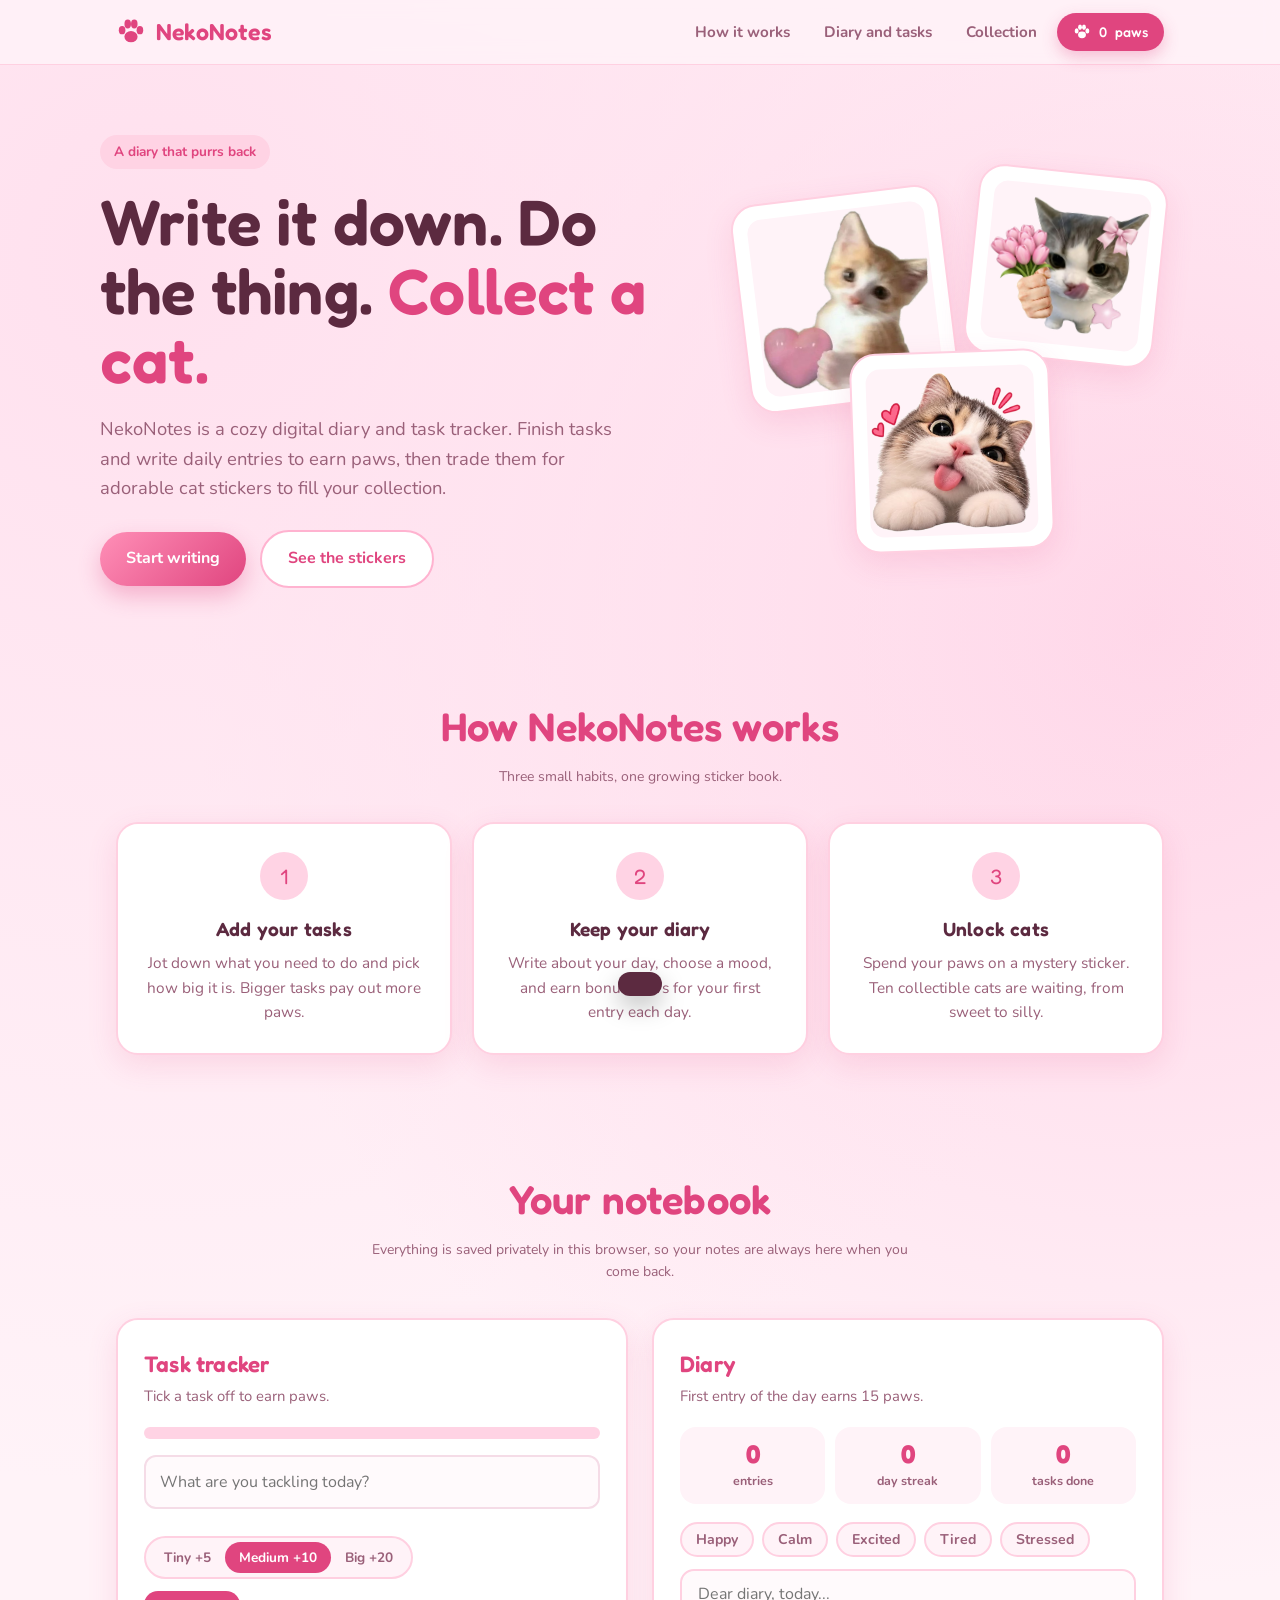
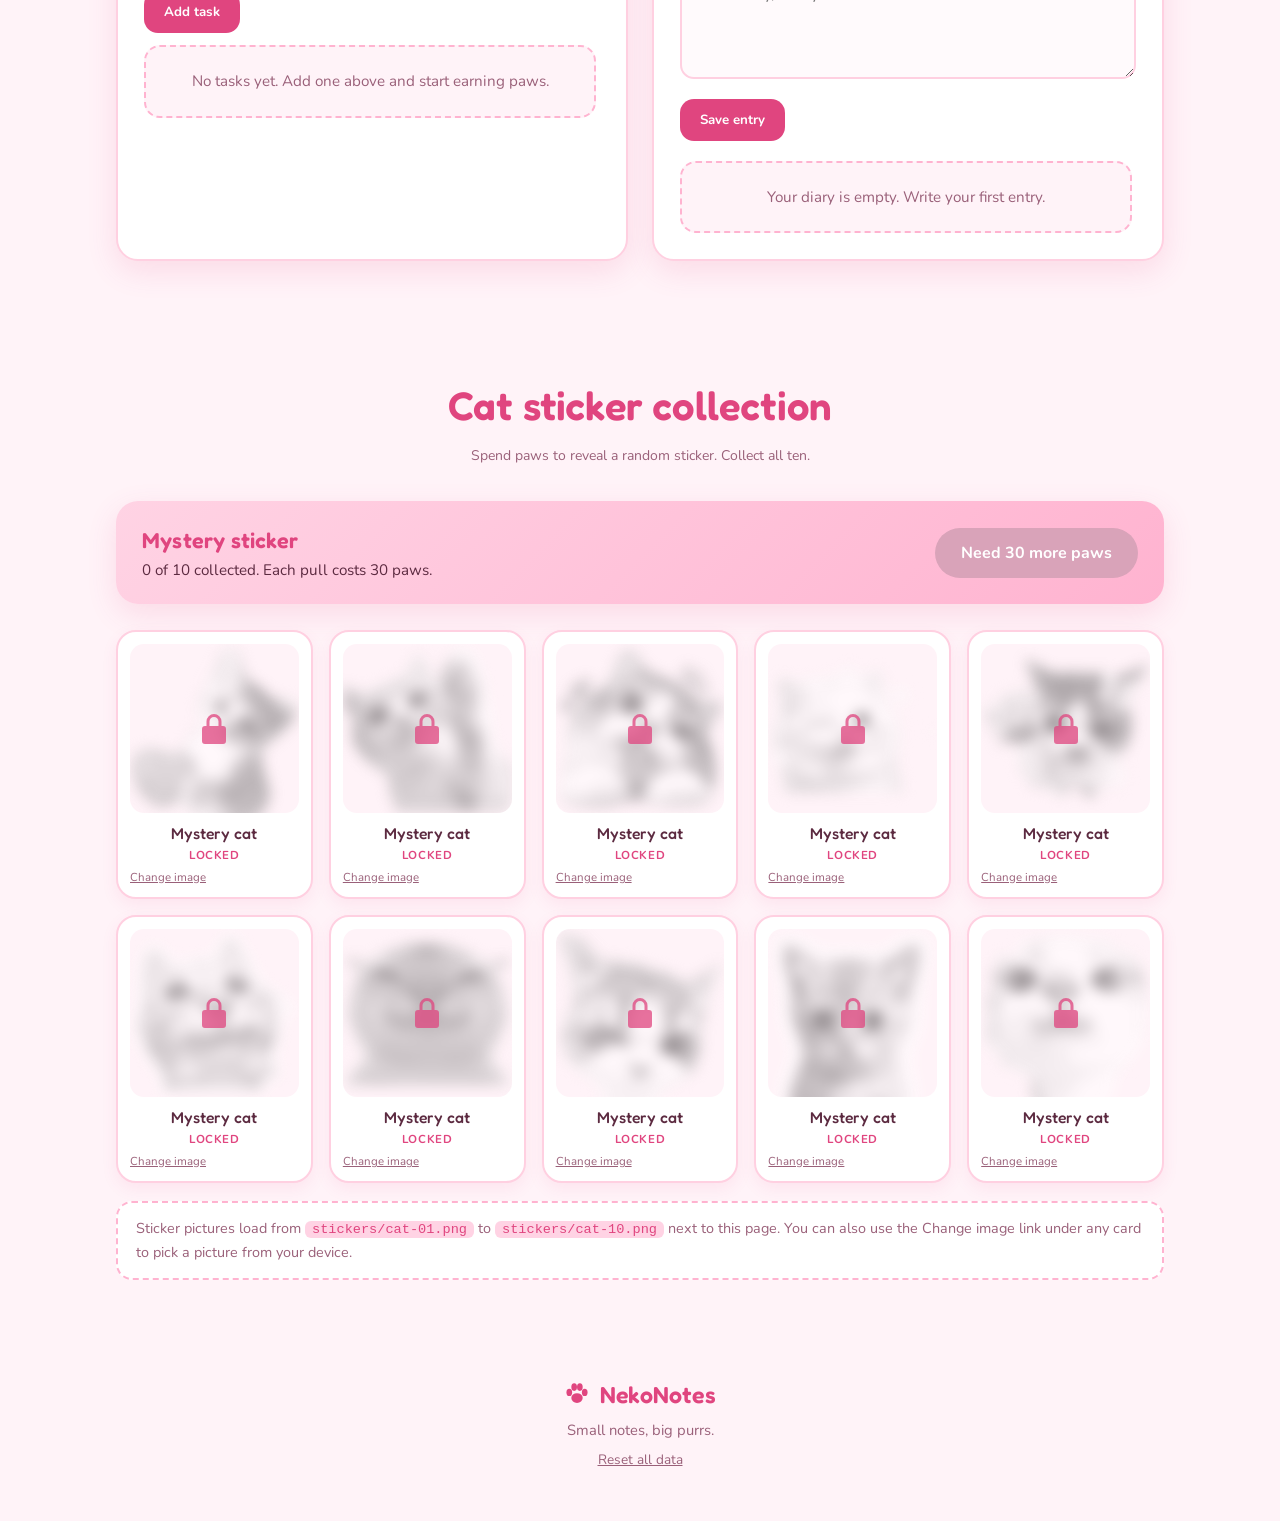
<file: index.html>
<!doctype html><html><head><meta charset=utf8><meta name=viewport content="width=device-width,initial-scale=1,viewport-fit=cover"><style>:root{color-scheme:light;box-sizing:border-box;padding-top:env(safe-area-inset-top,0px);padding-bottom:env(safe-area-inset-bottom,0px)}html{scroll-padding-top:env(safe-area-inset-top,0px)}body{margin:0;padding:0;font:14px -apple-system,BlinkMacSystemFont,sans-serif;background:#fff;color:#000}img{max-width:100%}[hidden]:not([hidden=until-found i]){display:none!important}</style></head><body>
<title>NekoNotes</title>
<meta name="claude:viewport-fit-sides" content="cover">
<meta name="description" content="NekoNotes is a reward based digital diary and task tracker with cat sticker collectibles.">
<link rel="preconnect" href="https://fonts.googleapis.com">
<link rel="preconnect" href="https://fonts.gstatic.com" crossorigin>
<link href="https://fonts.googleapis.com/css2?family=Fredoka:wght@400;500;600&family=Nunito:wght@400;600;700&display=swap" rel="stylesheet">
<link rel="stylesheet" href="style.css">


<svg width="0" height="0" style="position:absolute" aria-hidden="true">
  <symbol id="paw" viewBox="0 0 64 64">
    <ellipse cx="32" cy="42" rx="14" ry="12"/>
    <ellipse cx="13" cy="28" rx="7" ry="9"/>
    <ellipse cx="25" cy="15" rx="7" ry="9.5"/>
    <ellipse cx="39" cy="15" rx="7" ry="9.5"/>
    <ellipse cx="51" cy="28" rx="7" ry="9"/>
  </symbol>
  <symbol id="lockicon" viewBox="0 0 24 24">
    <path d="M12 2a5 5 0 0 0-5 5v3H6a2 2 0 0 0-2 2v8a2 2 0 0 0 2 2h12a2 2 0 0 0 2-2v-8a2 2 0 0 0-2-2h-1V7a5 5 0 0 0-5-5zm-3 8V7a3 3 0 1 1 6 0v3H9z"/>
  </symbol>
</svg>

<nav>
  <div class="wrap nav-in">
    <a href="#top" class="brand">
      <svg style="fill:var(--pink-deep)"><use href="#paw"/></svg> NekoNotes
    </a>
    <div class="nav-links">
      <a href="#how">How it works</a>
      <a href="#app">Diary and tasks</a>
      <a href="#collection">Collection</a>
      <span class="paw-pill"><svg><use href="#paw"/></svg><span id="pawCount">0</span> paws</span>
    </div>
  </div>
</nav>

<header class="wrap hero" id="top">
  <div>
    <span class="eyebrow">A diary that purrs back</span>
    <h1>Write it down. Do the thing. <span>Collect a cat.</span></h1>
    <p class="lead">NekoNotes is a cozy digital diary and task tracker. Finish tasks and write daily entries to earn paws, then trade them for adorable cat stickers to fill your collection.</p>
    <a href="#app" class="btn btn-primary">Start writing</a>
    <a href="#collection" class="btn btn-ghost">See the stickers</a>
  </div>
  <div class="hero-art" aria-hidden="true">
    <div class="hero-card hc1 floaty"><div class="slot" data-slot="0"></div></div>
    <div class="hero-card hc2 floaty"><div class="slot" data-slot="4"></div></div>
    <div class="hero-card hc3 floaty"><div class="slot" data-slot="2"></div></div>
  </div>
</header>

<section id="how">
  <div class="wrap">
    <div class="sec-head">
      <h2>How NekoNotes works</h2>
      <p>Three small habits, one growing sticker book.</p>
    </div>
    <div class="steps">
      <div class="step"><div class="num">1</div><h3>Add your tasks</h3><p>Jot down what you need to do and pick how big it is. Bigger tasks pay out more paws.</p></div>
      <div class="step"><div class="num">2</div><h3>Keep your diary</h3><p>Write about your day, choose a mood, and earn bonus paws for your first entry each day.</p></div>
      <div class="step"><div class="num">3</div><h3>Unlock cats</h3><p>Spend your paws on a mystery sticker. Ten collectible cats are waiting, from sweet to silly.</p></div>
    </div>
  </div>
</section>

<section id="app">
  <div class="wrap">
    <div class="sec-head">
      <h2>Your notebook</h2>
      <p>Everything is saved privately in this browser, so your notes are always here when you come back.</p>
    </div>

    <div class="app-grid">
      <div class="panel">
        <h3>Task tracker</h3>
        <p class="sub">Tick a task off to earn paws.</p>
        <div class="progress"><div id="taskBar"></div></div>
        <form id="taskForm">
          <div class="row">
            <input class="field" id="taskInput" placeholder="What are you tackling today?" maxlength="120" required>
          </div>
          <div class="seg" id="sizeSeg">
            <button type="button" data-v="5">Tiny  +5</button>
            <button type="button" data-v="10" class="on">Medium  +10</button>
            <button type="button" data-v="20">Big  +20</button>
          </div>
          <div class="row"><button class="small-btn" type="submit">Add task</button></div>
        </form>
        <ul class="tasks" id="taskList"></ul>
      </div>

      <div class="panel">
        <h3>Diary</h3>
        <p class="sub">First entry of the day earns 15 paws.</p>
        <div class="stats">
          <div class="stat"><b id="stEntries">0</b><span>entries</span></div>
          <div class="stat"><b id="stStreak">0</b><span>day streak</span></div>
          <div class="stat"><b id="stDone">0</b><span>tasks done</span></div>
        </div>
        <form id="diaryForm">
          <div class="chips" id="moods">
            <button type="button" class="chip" data-m="Happy">Happy</button>
            <button type="button" class="chip" data-m="Calm">Calm</button>
            <button type="button" class="chip" data-m="Excited">Excited</button>
            <button type="button" class="chip" data-m="Tired">Tired</button>
            <button type="button" class="chip" data-m="Stressed">Stressed</button>
          </div>
          <textarea class="field" id="diaryInput" placeholder="Dear diary, today..." required></textarea>
          <div class="row" style="margin-top:12px"><button class="small-btn" type="submit">Save entry</button></div>
        </form>
        <div class="entries" id="entryList"></div>
      </div>
    </div>
  </div>
</section>

<section id="collection">
  <div class="wrap">
    <div class="sec-head">
      <h2>Cat sticker collection</h2>
      <p>Spend paws to reveal a random sticker. Collect all ten.</p>
    </div>

    <div class="shop">
      <div>
        <h3>Mystery sticker</h3>
        <p><span id="ownedCount">0</span> of 10 collected. Each pull costs 30 paws.</p>
      </div>
      <button class="gacha" id="gachaBtn">Unlock a sticker</button>
    </div>

    <div class="grid" id="grid"></div>

    <div class="note">
      Sticker pictures load from <code>stickers/cat-01.png</code> to <code>stickers/cat-10.png</code> next to this page. You can also use the Change image link under any card to pick a picture from your device.
    </div>
  </div>
</section>

<footer>
  <div class="brand"><svg style="fill:var(--pink-deep);width:26px;height:26px"><use href="#paw"/></svg> NekoNotes</div>
  <div>Small notes, big purrs.</div>
  <button class="reset" id="resetBtn">Reset all data</button>
</footer>

<div class="modal" id="modal">
  <div class="modal-box">
    <span class="new">New sticker</span>
    <div class="big slot" id="modalPic"></div>
    <h3 id="modalName"></h3>
    <p class="rar" id="modalRar"></p>
    <button class="small-btn" id="modalClose" style="margin-top:16px">Add to collection</button>
  </div>
</div>
<div class="toast" id="toast"></div>
<input type="file" accept="image/*" id="filePick" hidden>

<script src="script.js"></script>

</body></html>
</file>
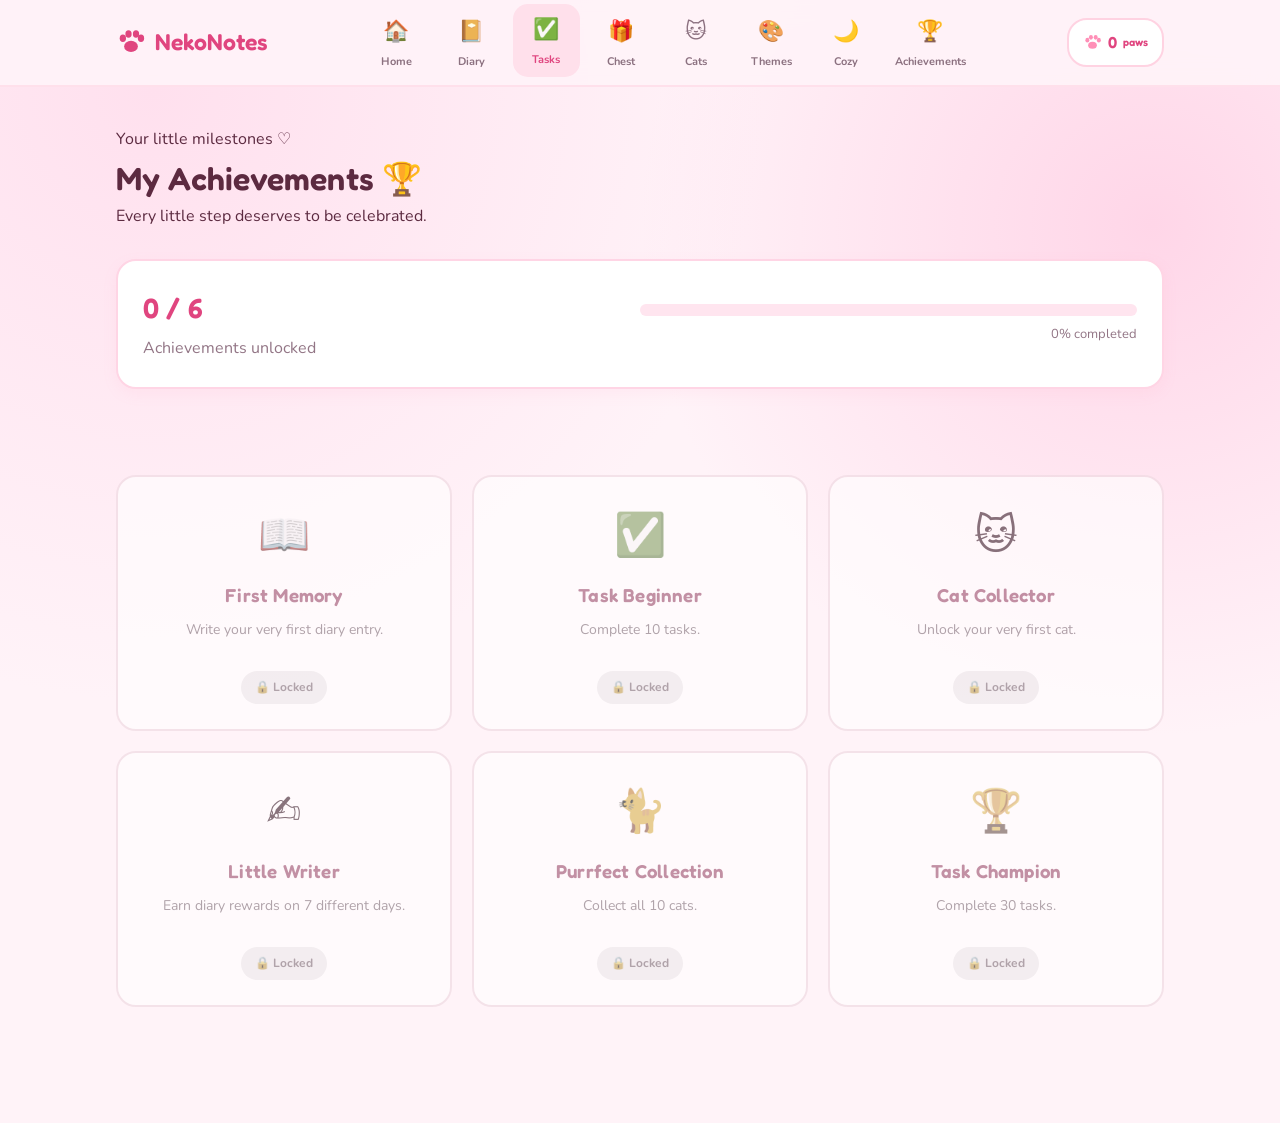
<file: achievements.html>
<!DOCTYPE html>
<html lang="en">
<head>
  <meta charset="UTF-8">
  <meta name="viewport" content="width=device-width, initial-scale=1.0">
  <title>Achievements  - NekoNotes</title>

  <link href="https://fonts.googleapis.com/css2?family=Fredoka:wght@400;500;600&family=Nunito:wght@400;600;700&display=swap" rel="stylesheet">
  <link rel="stylesheet" href="style.css">
</head>
<body>

  <svg style="display:none">
    <symbol id="paw" viewBox="0 0 24 24">
      <ellipse cx="12" cy="15.5" rx="5.5" ry="4.5"/>
      <ellipse cx="5.5" cy="9" rx="2.5" ry="3"/>
      <ellipse cx="10" cy="5.5" rx="2.5" ry="3"/>
      <ellipse cx="16" cy="5.5" rx="2.5" ry="3"/>
      <ellipse cx="20" cy="9" rx="2.5" ry="3"/>
    </symbol>
  </svg>

  <nav class="game-nav">
    <div class="wrap game-nav-inner">

      <a href="dashboard.html" class="game-brand">
        <svg><use href="#paw"/></svg>
        <span>NekoNotes</span>
      </a>

      <div class="game-nav-links">
        <a href="dashboard.html" class="game-link"><span>🏠</span><small>Home</small></a>
        <a href="diary.html" class="game-link"><span>📔</span><small>Diary</small></a>
        <a href="tracker.html" class="game-link active"><span>✅</span><small>Tasks</small></a>
        <a href="chest.html" class="game-link"><span>🎁</span><small>Chest</small></a>
        <a href="collection.html" class="game-link"><span>🐱</span><small>Cats</small></a>
        <a href="themes.html" class="game-link"><span>🎨</span><small>Themes</small></a>
        <a href="cozy.html" class="game-link"><span>🌙</span><small>Cozy</small></a>
        <a href="achievements.html" class="game-link"><span>🏆</span><small>Achievements</small></a>
      </div>

      <div class="game-paw-counter">
        <svg><use href="#paw"/></svg>
        <span id="pawCount">0</span>
        <small>paws</small>
      </div>

    </div>
  </nav>

 <main class="achievements-page wrap">

  <div class="page-heading">
    <span>Your little milestones ♡</span>
    <h1>My Achievements 🏆</h1>
    <p>Every little step deserves to be celebrated.</p>
  </div>

  <section class="achievement-summary">
    <div>
      <h2 id="achievementCount">0 / 6</h2>
      <p>Achievements unlocked</p>
    </div>

    <div class="achievement-progress">
      <div class="progress-track">
        <div id="achievementProgress" class="progress-fill"></div>
      </div>
      <span id="achievementPercent">0% completed</span>
    </div>
  </section>

  <section class="achievement-grid" id="achievementGrid">

    <!-- Achievement cards will be added by JavaScript -->

  </section>

</main>

  <script src="theme.js"></script>
  <script src="achievements.js"></script>

</body>
</html>
</file>
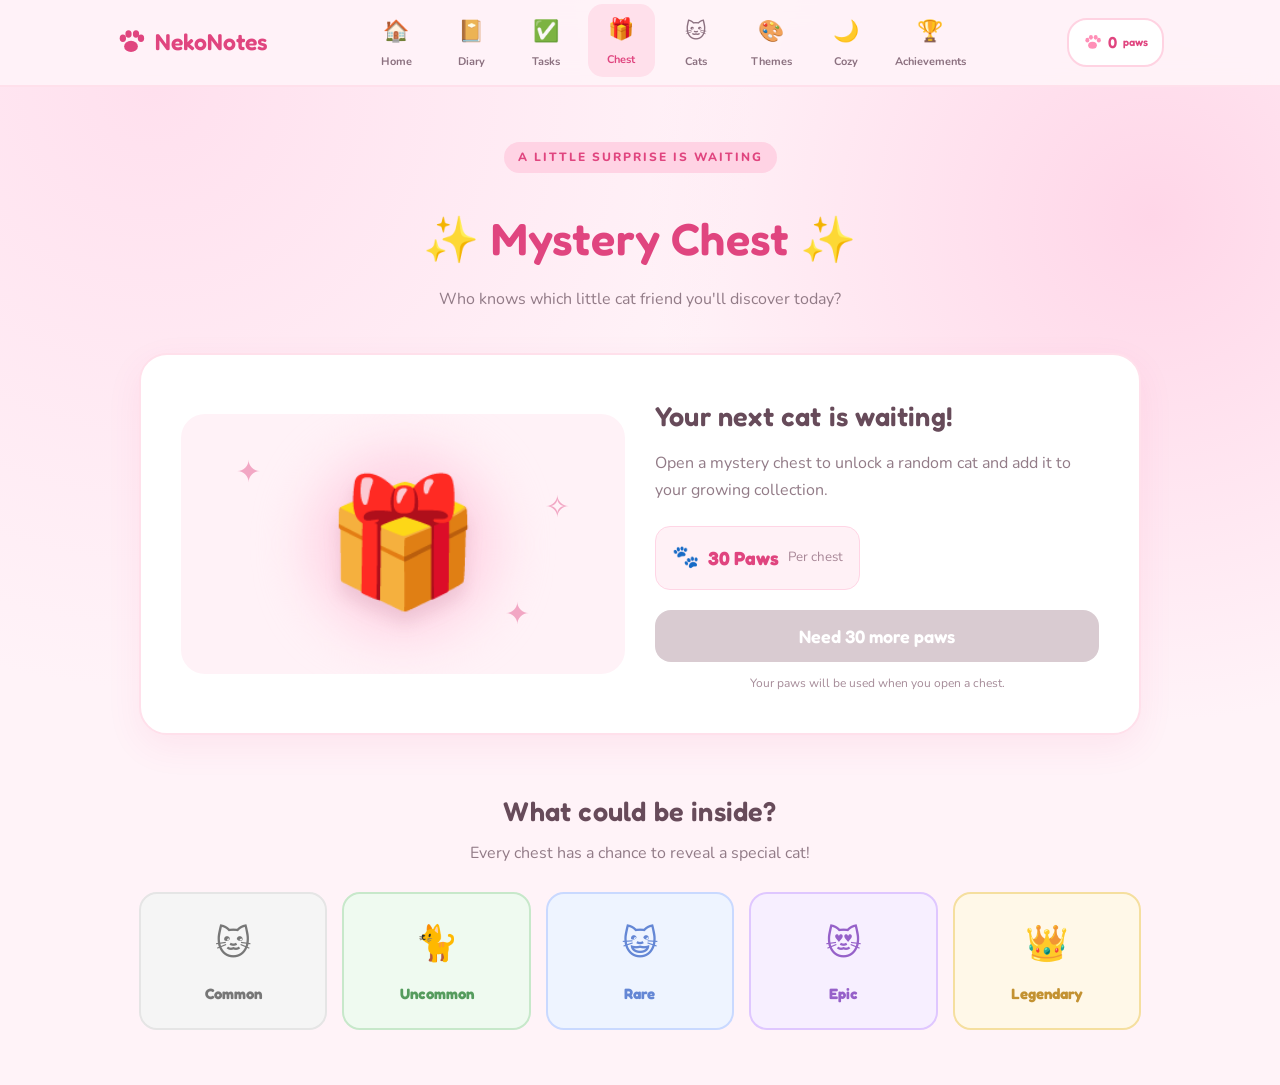
<file: chest.html>
<!DOCTYPE html>
<html lang="en">
<head>
  <meta charset="UTF-8">
  <meta name="viewport" content="width=device-width, initial-scale=1.0">

  <title>Mystery Chest | NekoNotes</title>

  <link rel="preconnect" href="https://fonts.googleapis.com">
  <link rel="preconnect" href="https://fonts.gstatic.com" crossorigin>

  <link href="https://fonts.googleapis.com/css2?family=Fredoka:wght@400;500;600&family=Nunito:wght@400;600;700;800&display=swap" rel="stylesheet">

  <link rel="stylesheet" href="style.css">
</head>

<body>

  <!-- Shared Paw Icon -->
  <svg style="display:none">
    <symbol id="paw" viewBox="0 0 24 24">
      <ellipse cx="12" cy="15.5" rx="5.5" ry="4.5"/>
      <ellipse cx="5.5" cy="9" rx="2.5" ry="3"/>
      <ellipse cx="10" cy="5.5" rx="2.5" ry="3"/>
      <ellipse cx="16" cy="5.5" rx="2.5" ry="3"/>
      <ellipse cx="20" cy="9" rx="2.5" ry="3"/>
    </symbol>
</svg>

<nav class="game-nav">
  <div class="wrap game-nav-inner">

    <a href="dashboard.html" class="game-brand">
      <svg><use href="#paw"/></svg>
      <span>NekoNotes</span>
    </a>

    <div class="game-nav-links">

      <a href="dashboard.html" class="game-link">
        <span>🏠</span>
        <small>Home</small>
      </a>

      <a href="diary.html" class="game-link">
        <span>📔</span>
        <small>Diary</small>
      </a>

      <a href="tracker.html" class="game-link">
        <span>✅</span>
        <small>Tasks</small>
      </a>

      <a href="chest.html" class="game-link active">
        <span>🎁</span>
        <small>Chest</small>
      </a>

      <a href="collection.html" class="game-link">
        <span>🐱</span>
        <small>Cats</small>
      </a>

      <a href="themes.html" class="game-link">
        <span>🎨</span>
        <small>Themes</small>
      </a>

      <a href="cozy.html" class="game-link">
        <span>🌙</span>
        <small>Cozy</small>
      </a>

      <a href="achievements.html" class="game-link">
        <span>🏆</span>
        <small>Achievements</small>
      </a>

    </div>

    <div class="game-paw-counter">
      <svg><use href="#paw"/></svg>
      <span id="pawCount">0</span>
      <small>paws</small>
    </div>

  </div>
</nav>

 <main class="chest-page">

  <div class="chest-heading">
    <span class="eyebrow">A LITTLE SURPRISE IS WAITING</span>
    <h1>✨ Mystery Chest ✨</h1>
    <p>Who knows which little cat friend you'll discover today?</p>
  </div>

  <div class="chest-container">

    <div class="chest-illustration">
      <div class="chest-glow"></div>
      <div class="chest-emoji">🎁</div>
      <span class="sparkle sparkle-one">✦</span>
      <span class="sparkle sparkle-two">✧</span>
      <span class="sparkle sparkle-three">✦</span>
    </div>

    <div class="chest-info">
      <h2>Your next cat is waiting!</h2>

      <p>
        Open a mystery chest to unlock a random cat
        and add it to your growing collection.
      </p>

      <div class="chest-cost">
        <span>🐾</span>
        <strong>30 Paws</strong>
        <small>Per chest</small>
      </div>

      <button class="chest-open-btn" id="chestOpenBtn" disabled>
        🎁 Open Mystery Chest
      </button>

      <small class="chest-note">
        Your paws will be used when you open a chest.
      </small>
    </div>

  </div>

  <div class="rarity-section">
    <h2>What could be inside?</h2>
    <p>Every chest has a chance to reveal a special cat!</p>

    <div class="rarity-list">

      <div class="rarity-card common">
        <span>🐱</span>
        <strong>Common</strong>
      </div>

      <div class="rarity-card uncommon">
        <span>🐈</span>
        <strong>Uncommon</strong>
      </div>

      <div class="rarity-card rare">
        <span>😺</span>
        <strong>Rare</strong>
      </div>

      <div class="rarity-card epic">
        <span>😻</span>
        <strong>Epic</strong>
      </div>

      <div class="rarity-card legendary">
        <span>👑</span>
        <strong>Legendary</strong>
      </div>

    </div>
  </div>

</main>
<script src="theme.js"></script>
<script src="chest.js"></script>
</body>
</html>
</file>
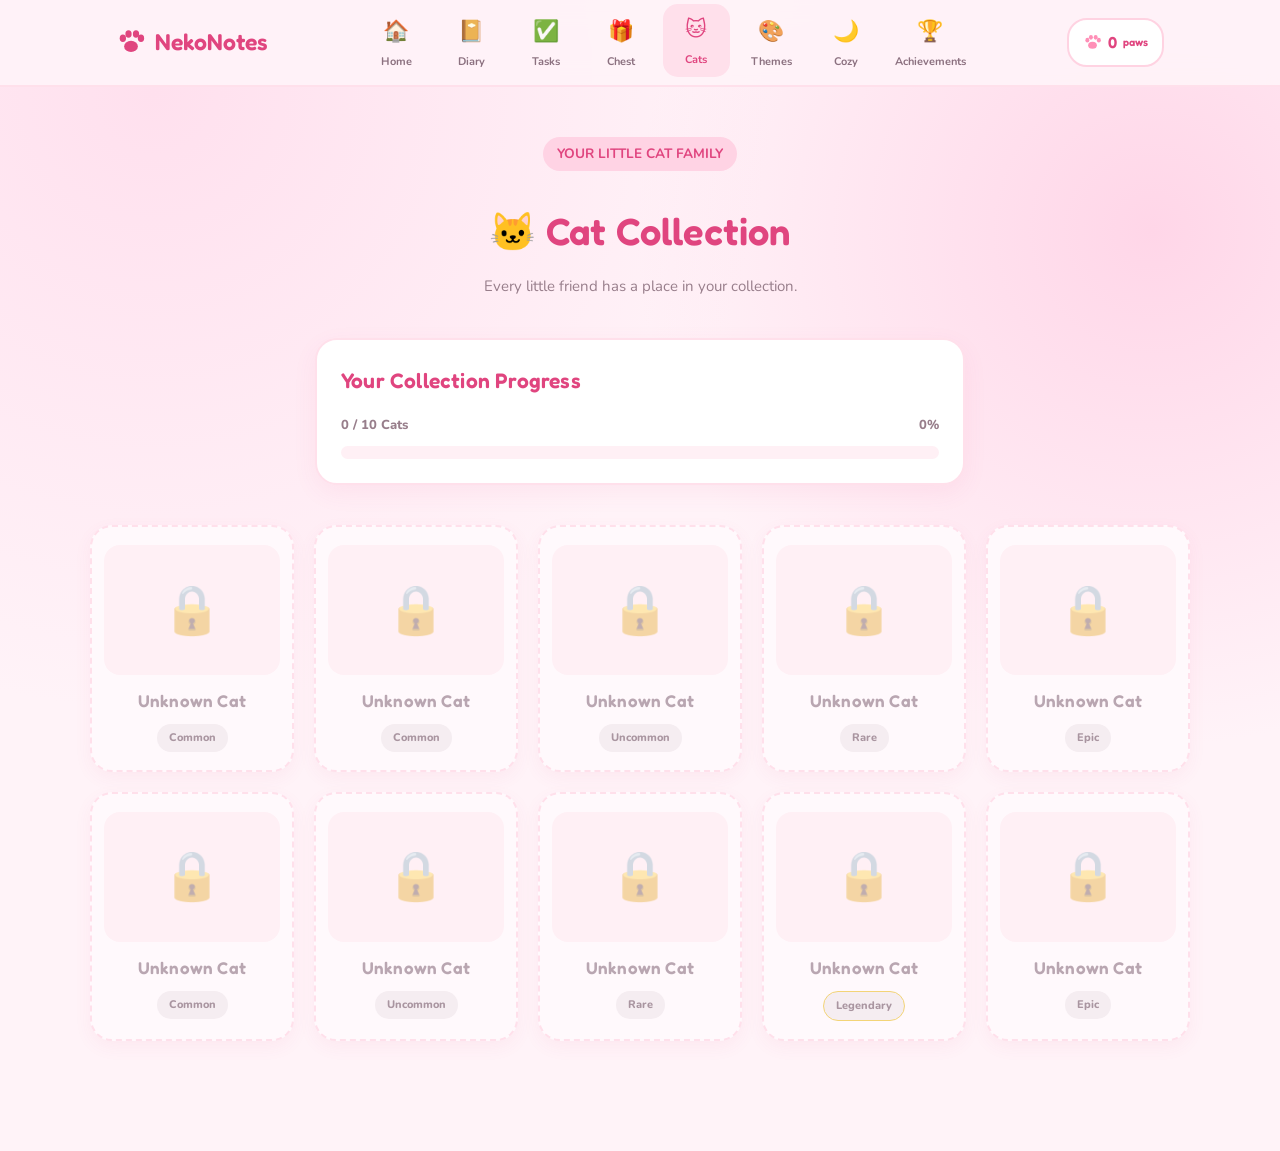
<file: collection.html>
<!DOCTYPE html>
<html lang="en">
<head>
  <meta charset="UTF-8">
  <meta name="viewport" content="width=device-width, initial-scale=1.0">

  <title>Cat Collection | NekoNotes</title>

  <link rel="preconnect" href="https://fonts.googleapis.com">
  <link rel="preconnect" href="https://fonts.gstatic.com" crossorigin>

  <link href="https://fonts.googleapis.com/css2?family=Fredoka:wght@400;500;600&family=Nunito:wght@400;600;700;800&display=swap" rel="stylesheet">

  <link rel="stylesheet" href="style.css">
</head>

<body>

  <!-- Hidden Paw Icon -->
  <svg style="display:none">
    <symbol id="paw" viewBox="0 0 24 24">
      <ellipse cx="12" cy="15.5" rx="5.5" ry="4.5"/>
      <ellipse cx="5.5" cy="9" rx="2.5" ry="3"/>
      <ellipse cx="10" cy="5.5" rx="2.5" ry="3"/>
      <ellipse cx="16" cy="5.5" rx="2.5" ry="3"/>
      <ellipse cx="20" cy="9" rx="2.5" ry="3"/>
    </symbol>
  </svg>

  <!-- Navigation -->
  <nav class="game-nav">
    <div class="wrap game-nav-inner">

      <a href="dashboard.html" class="game-brand">
        <svg><use href="#paw"/></svg>
        <span>NekoNotes</span>
      </a>

      <div class="game-nav-links">

        <a href="dashboard.html" class="game-link">
          <span>🏠</span>
          <small>Home</small>
        </a>

        <a href="diary.html" class="game-link">
          <span>📔</span>
          <small>Diary</small>
        </a>

        <a href="tracker.html" class="game-link">
          <span>✅</span>
          <small>Tasks</small>
        </a>

        <a href="chest.html" class="game-link">
          <span>🎁</span>
          <small>Chest</small>
        </a>

        <a href="collection.html" class="game-link active">
          <span>🐱</span>
          <small>Cats</small>
        </a>

        <a href="themes.html" class="game-link">
          <span>🎨</span>
          <small>Themes</small>
        </a>

        <a href="cozy.html" class="game-link">
          <span>🌙</span>
          <small>Cozy</small>
        </a>

        <a href="achievements.html" class="game-link">
          <span>🏆</span>
          <small>Achievements</small>
        </a>

      </div>

      <div class="game-paw-counter">
        <svg><use href="#paw"/></svg>
        <span id="pawCount">0</span>
        <small>paws</small>
      </div>

    </div>
  </nav>

  <!-- Collection Page Content -->
  <main class="collection-page">

    <div class="collection-heading">
      <span class="eyebrow">YOUR LITTLE CAT FAMILY</span>
      <h1>🐱 Cat Collection</h1>
      <p>Every little friend has a place in your collection.</p>
    </div>

    <div class="collection-progress">
      <h2>Your Collection Progress</h2>

      <div class="collection-progress-info">
        <span id="collectionCount">0 / 10 Cats</span>
        <span id="collectionPercent">0%</span>
      </div>

      <div class="collection-progress-bar">
        <div id="collectionProgressFill"></div>
      </div>
    </div>

    <!-- Cat Cards Will Appear Here -->
    <div class="collection-grid" id="collectionGrid"></div>

  </main>
  <script src="theme.js"></script>
<script src="collection.js"></script>
</body>
</html>
</file>
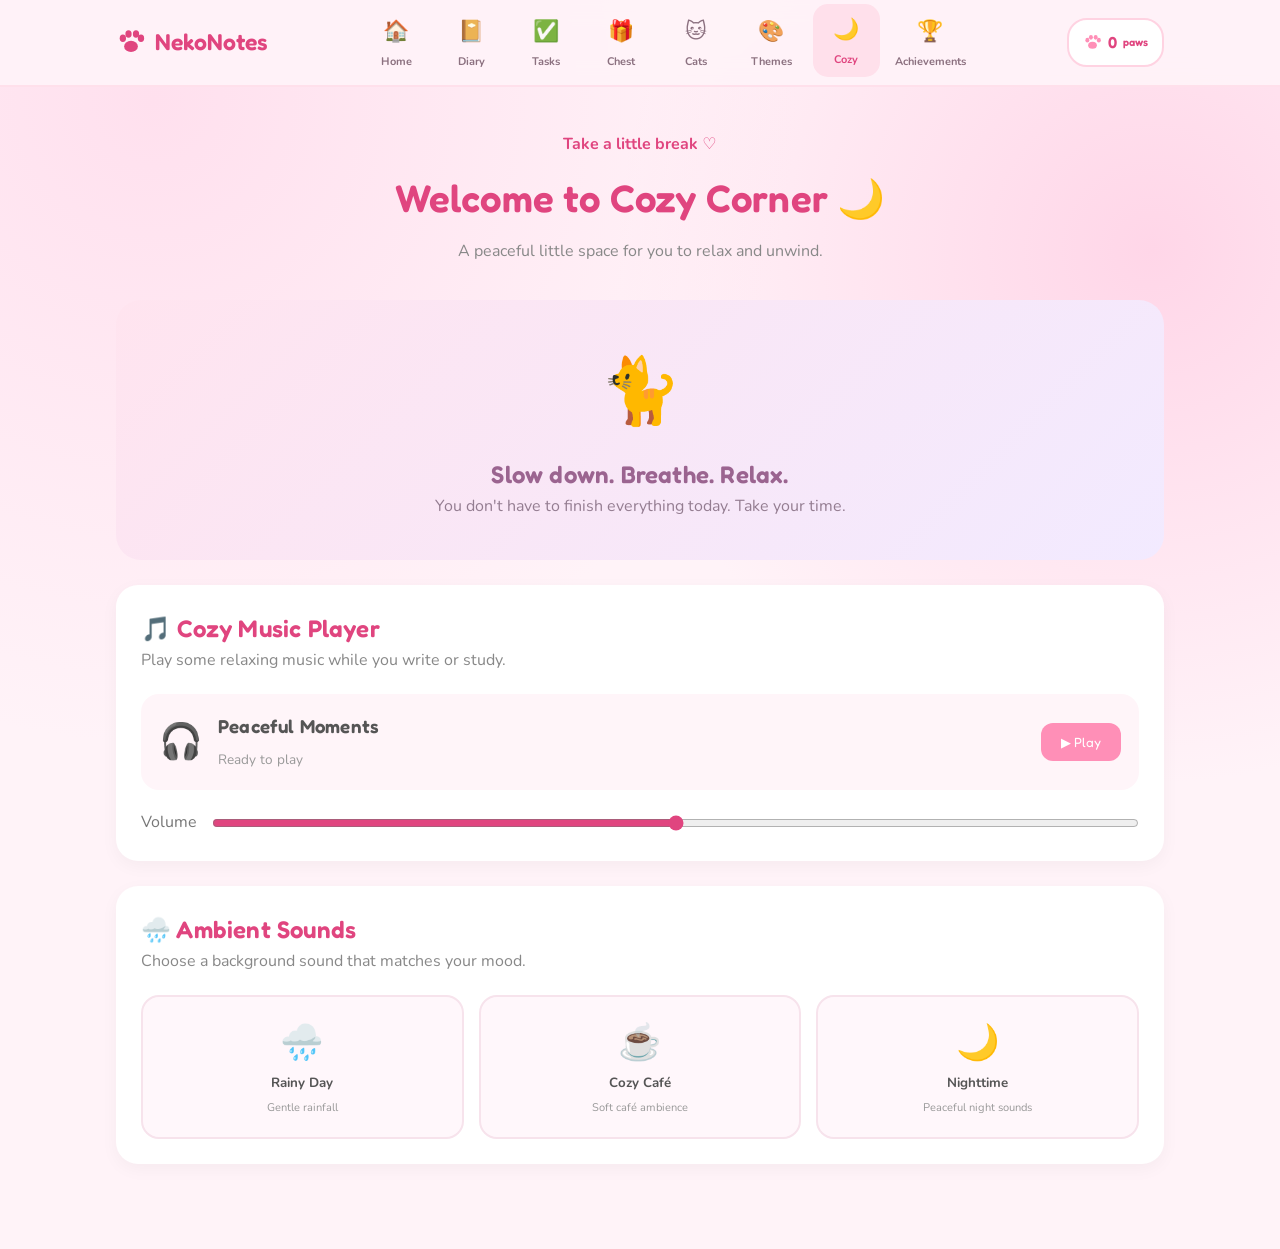
<file: cozy.html>
<!DOCTYPE html>
<html lang="en">
<head>
  <meta charset="UTF-8">
  <meta name="viewport" content="width=device-width, initial-scale=1.0">
  <title>NekoNotes - Cozy Corner</title>

  <link href="https://fonts.googleapis.com/css2?family=Fredoka:wght@400;500;600&family=Nunito:wght@400;600;700&display=swap" rel="stylesheet">
  <link rel="stylesheet" href="style.css">
</head>
<body>

  <svg style="display:none">
    <symbol id="paw" viewBox="0 0 24 24">
      <ellipse cx="12" cy="15.5" rx="5.5" ry="4.5"/>
      <ellipse cx="5.5" cy="9" rx="2.5" ry="3"/>
      <ellipse cx="10" cy="5.5" rx="2.5" ry="3"/>
      <ellipse cx="16" cy="5.5" rx="2.5" ry="3"/>
      <ellipse cx="20" cy="9" rx="2.5" ry="3"/>
    </symbol>
  </svg>

  <nav class="game-nav">
    <div class="wrap game-nav-inner">

      <a href="dashboard.html" class="game-brand">
        <svg><use href="#paw"/></svg>
        <span>NekoNotes</span>
      </a>

      <div class="game-nav-links">
        <a href="dashboard.html" class="game-link"><span>🏠</span><small>Home</small></a>
        <a href="diary.html" class="game-link"><span>📔</span><small>Diary</small></a>
        <a href="tracker.html" class="game-link"><span>✅</span><small>Tasks</small></a>
        <a href="chest.html" class="game-link"><span>🎁</span><small>Chest</small></a>
        <a href="collection.html" class="game-link"><span>🐱</span><small>Cats</small></a>
        <a href="themes.html" class="game-link"><span>🎨</span><small>Themes</small></a>
        <a href="cozy.html" class="game-link active"><span>🌙</span><small>Cozy</small></a>
        <a href="achievements.html" class="game-link"><span>🏆</span><small>Achievements</small></a>
      </div>

      <div class="game-paw-counter">
        <svg><use href="#paw"/></svg>
        <span id="pawCount">0</span>
        <small>paws</small>
      </div>

    </div>
  </nav>

  <main class="cozy-page wrap">

  <div class="cozy-heading">
    <span>Take a little break ♡</span>
    <h1>Welcome to Cozy Corner 🌙</h1>
    <p>A peaceful little space for you to relax and unwind.</p>
  </div>

  <section class="cozy-hero">
    <div class="cozy-cat">🐈</div>
    <h2>Slow down. Breathe. Relax.</h2>
    <p>You don't have to finish everything today. Take your time.</p>
  </section>

  <section class="music-section">
    <h2>🎵 Cozy Music Player</h2>
    <p>Play some relaxing music while you write or study.</p>

    <div class="music-player">
      <div class="music-icon">🎧</div>

      <div class="music-info">
        <h3 id="musicTitle">Peaceful Moments</h3>
        <span id="musicStatus">Ready to play</span>
      </div>

      <button id="musicToggle">▶ Play</button>
    </div>

    <div class="volume-control">
      <label for="musicVolume">Volume</label>
      <input type="range" id="musicVolume" min="0" max="100" value="50">
    </div>
  </section>

  <section class="ambient-section">
    <h2>🌧️ Ambient Sounds</h2>
    <p>Choose a background sound that matches your mood.</p>

    <div class="ambient-grid">

      <button class="ambient-card" data-sound="rain">
        <span>🌧️</span>
        <strong>Rainy Day</strong>
        <small>Gentle rainfall</small>
      </button>

      <button class="ambient-card" data-sound="cafe">
        <span>☕</span>
        <strong>Cozy Café</strong>
        <small>Soft café ambience</small>
      </button>

      <button class="ambient-card" data-sound="night">
        <span>🌙</span>
        <strong>Nighttime</strong>
        <small>Peaceful night sounds</small>
      </button>

    </div>
  </section>

</main>

  <script src="theme.js"></script>
  <script src="cozy.js"></script>

</body>
</html>
</file>
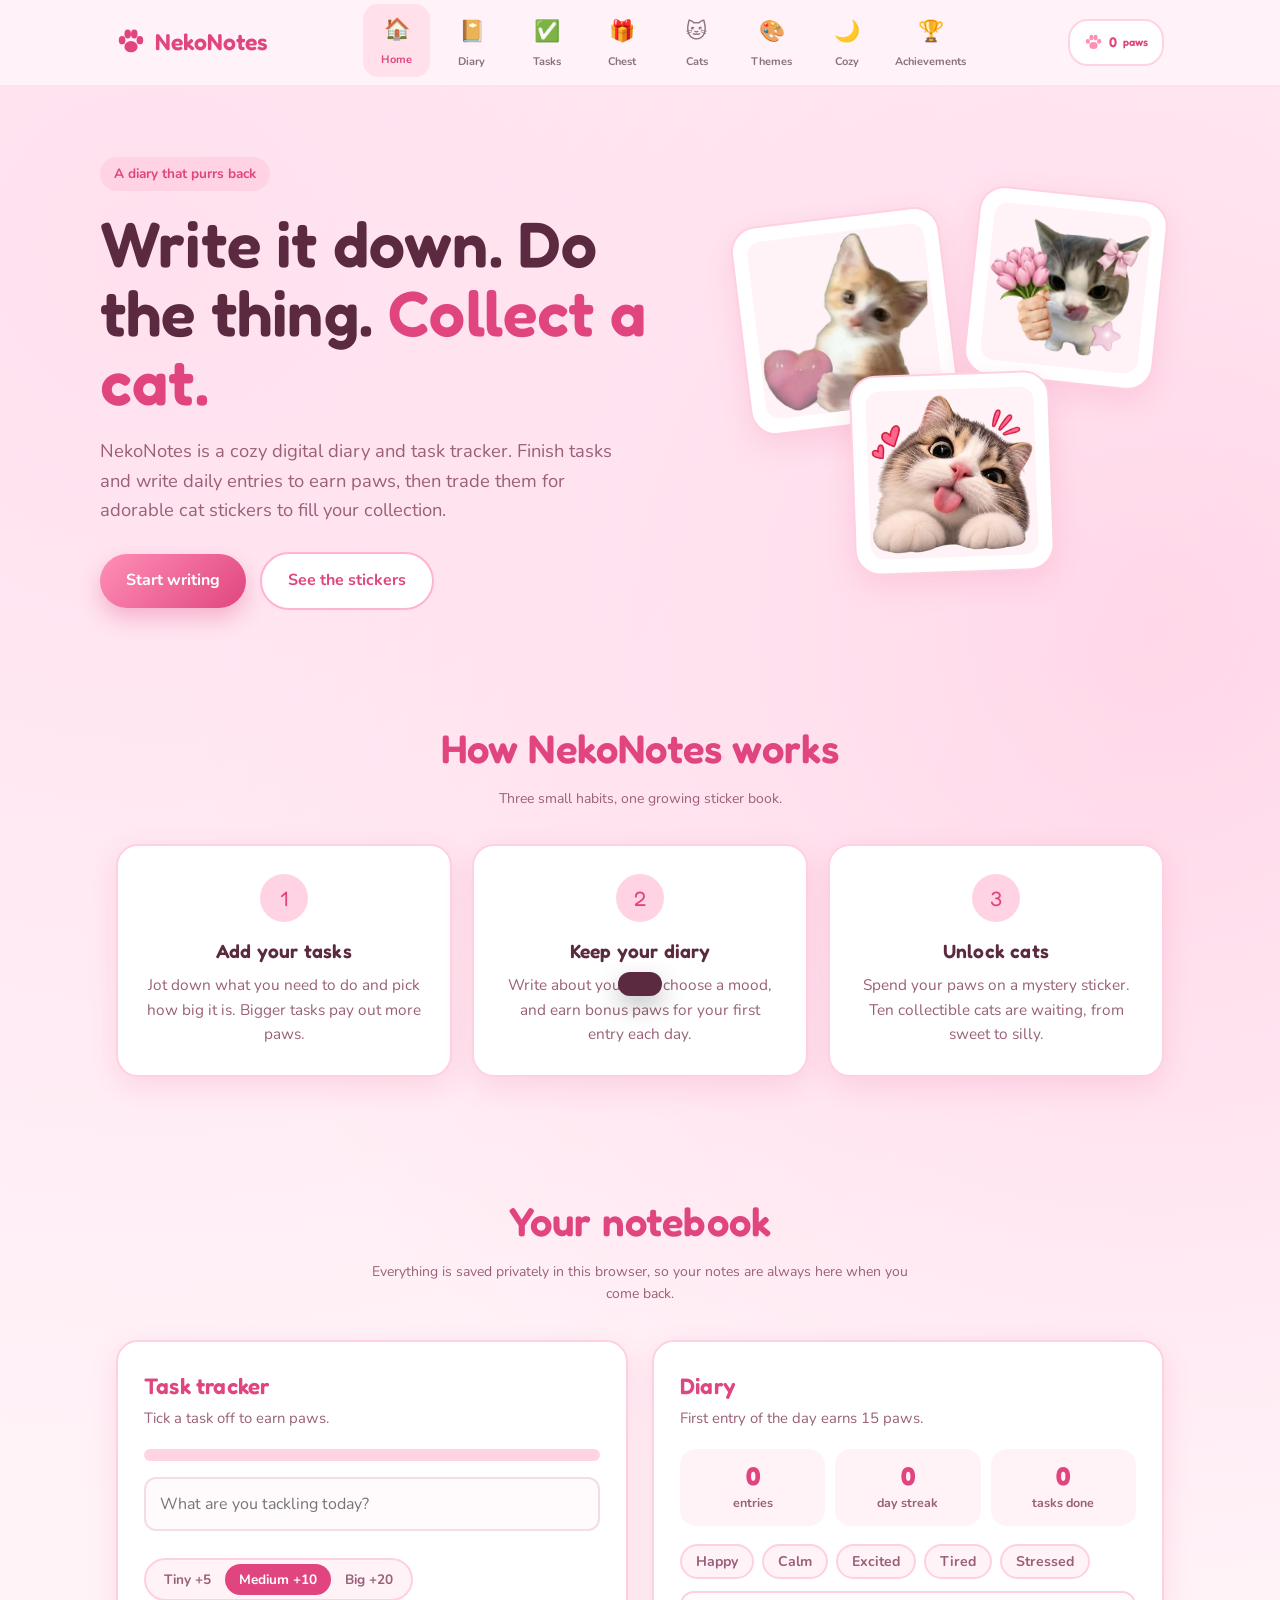
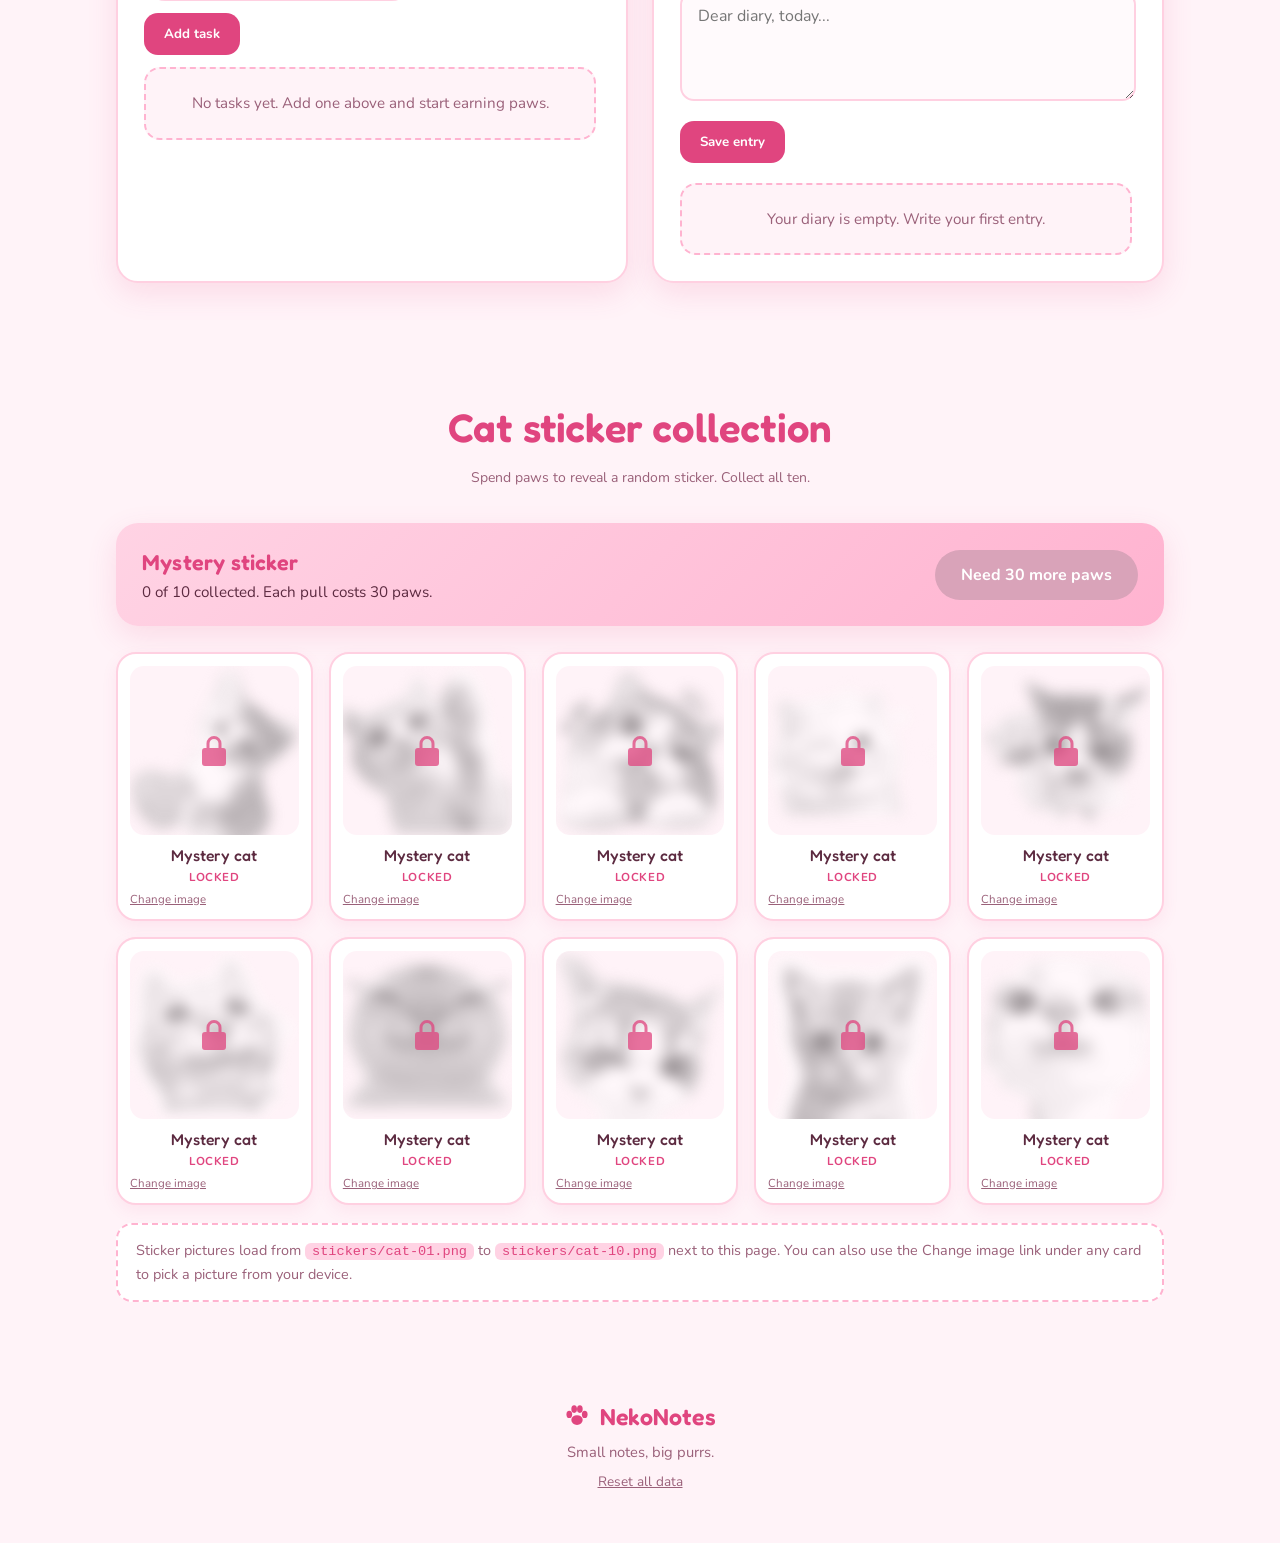
<file: dashboard.html>
<!doctype html><html><head><meta charset=utf8><meta name=viewport content="width=device-width,initial-scale=1,viewport-fit=cover"><style>:root{color-scheme:light;box-sizing:border-box;padding-top:env(safe-area-inset-top,0px);padding-bottom:env(safe-area-inset-bottom,0px)}html{scroll-padding-top:env(safe-area-inset-top,0px)}body{margin:0;padding:0;font:14px -apple-system,BlinkMacSystemFont,sans-serif;background:#fff;color:#000}img{max-width:100%}[hidden]:not([hidden=until-found i]){display:none!important}</style></head><body>
<title>NekoNotes</title>
<meta name="claude:viewport-fit-sides" content="cover">
<meta name="description" content="NekoNotes is a reward based digital diary and task tracker with cat sticker collectibles.">
<link rel="preconnect" href="https://fonts.googleapis.com">
<link rel="preconnect" href="https://fonts.gstatic.com" crossorigin>
<link href="https://fonts.googleapis.com/css2?family=Fredoka:wght@400;500;600&family=Nunito:wght@400;600;700&display=swap" rel="stylesheet">
<link rel="stylesheet" href="style.css">


<svg width="0" height="0" style="position:absolute" aria-hidden="true">
  <symbol id="paw" viewBox="0 0 64 64">
    <ellipse cx="32" cy="42" rx="14" ry="12"/>
    <ellipse cx="13" cy="28" rx="7" ry="9"/>
    <ellipse cx="25" cy="15" rx="7" ry="9.5"/>
    <ellipse cx="39" cy="15" rx="7" ry="9.5"/>
    <ellipse cx="51" cy="28" rx="7" ry="9"/>
  </symbol>
  <symbol id="lockicon" viewBox="0 0 24 24">
    <path d="M12 2a5 5 0 0 0-5 5v3H6a2 2 0 0 0-2 2v8a2 2 0 0 0 2 2h12a2 2 0 0 0 2-2v-8a2 2 0 0 0-2-2h-1V7a5 5 0 0 0-5-5zm-3 8V7a3 3 0 1 1 6 0v3H9z"/>
  </symbol>
</svg>

<nav class="game-nav">
  <div class="wrap game-nav-inner">

    <!-- Logo -->
    <a href="dashboard.html" class="game-brand">
      <svg><use href="#paw"/></svg>
      <span>NekoNotes</span>
    </a>

    <!-- Navigation Links -->
    <div class="game-nav-links">

      <a href="dashboard.html" class="game-link active">
        <span>🏠</span>
        <small>Home</small>
      </a>

      <a href="diary.html" class="game-link">
        <span>📔</span>
        <small>Diary</small>
      </a>

      <a href="tracker.html" class="game-link">
        <span>✅</span>
        <small>Tasks</small>
      </a>

      <a href="chest.html" class="game-link">
        <span>🎁</span>
        <small>Chest</small>
      </a>

      <a href="collection.html" class="game-link">
        <span>🐱</span>
        <small>Cats</small>
      </a>

      <a href="themes.html" class="game-link">
        <span>🎨</span>
        <small>Themes</small>
      </a>

      <a href="cozy.html" class="game-link">
        <span>🌙</span>
        <small>Cozy</small>
      </a>

      <a href="achievements.html" class="game-link">
        <span>🏆</span>
        <small>Achievements</small>
      </a>

    </div>

    <!-- Points Counter -->
    <div class="game-paw-counter">
      <svg><use href="#paw"/></svg>
      <span id="pawCount">0</span>
      <small>paws</small>
    </div>

  </div>
</nav>

<header class="wrap hero" id="top">
  <div>
    <span class="eyebrow">A diary that purrs back</span>
    <h1>Write it down. Do the thing. <span>Collect a cat.</span></h1>
    <p class="lead">NekoNotes is a cozy digital diary and task tracker. Finish tasks and write daily entries to earn paws, then trade them for adorable cat stickers to fill your collection.</p>
    <a href="#app" class="btn btn-primary">Start writing</a>
    <a href="#collection" class="btn btn-ghost">See the stickers</a>
  </div>
  <div class="hero-art" aria-hidden="true">
    <div class="hero-card hc1 floaty"><div class="slot" data-slot="0"></div></div>
    <div class="hero-card hc2 floaty"><div class="slot" data-slot="4"></div></div>
    <div class="hero-card hc3 floaty"><div class="slot" data-slot="2"></div></div>
  </div>
</header>

<section id="how">
  <div class="wrap">
    <div class="sec-head">
      <h2>How NekoNotes works</h2>
      <p>Three small habits, one growing sticker book.</p>
    </div>
    <div class="steps">
      <div class="step"><div class="num">1</div><h3>Add your tasks</h3><p>Jot down what you need to do and pick how big it is. Bigger tasks pay out more paws.</p></div>
      <div class="step"><div class="num">2</div><h3>Keep your diary</h3><p>Write about your day, choose a mood, and earn bonus paws for your first entry each day.</p></div>
      <div class="step"><div class="num">3</div><h3>Unlock cats</h3><p>Spend your paws on a mystery sticker. Ten collectible cats are waiting, from sweet to silly.</p></div>
    </div>
  </div>
</section>

<section id="app">
  <div class="wrap">
    <div class="sec-head">
      <h2>Your notebook</h2>
      <p>Everything is saved privately in this browser, so your notes are always here when you come back.</p>
    </div>

    <div class="app-grid">
      <div class="panel">
        <h3>Task tracker</h3>
        <p class="sub">Tick a task off to earn paws.</p>
        <div class="progress"><div id="taskBar"></div></div>
        <form id="taskForm">
          <div class="row">
            <input class="field" id="taskInput" placeholder="What are you tackling today?" maxlength="120" required>
          </div>
          <div class="seg" id="sizeSeg">
            <button type="button" data-v="5">Tiny  +5</button>
            <button type="button" data-v="10" class="on">Medium  +10</button>
            <button type="button" data-v="20">Big  +20</button>
          </div>
          <div class="row"><button class="small-btn" type="submit">Add task</button></div>
        </form>
        <ul class="tasks" id="taskList"></ul>
      </div>

      <div class="panel">
        <h3>Diary</h3>
        <p class="sub">First entry of the day earns 15 paws.</p>
        <div class="stats">
          <div class="stat"><b id="stEntries">0</b><span>entries</span></div>
          <div class="stat"><b id="stStreak">0</b><span>day streak</span></div>
          <div class="stat"><b id="stDone">0</b><span>tasks done</span></div>
        </div>
        <form id="diaryForm">
          <div class="chips" id="moods">
            <button type="button" class="chip" data-m="Happy">Happy</button>
            <button type="button" class="chip" data-m="Calm">Calm</button>
            <button type="button" class="chip" data-m="Excited">Excited</button>
            <button type="button" class="chip" data-m="Tired">Tired</button>
            <button type="button" class="chip" data-m="Stressed">Stressed</button>
          </div>
          <textarea class="field" id="diaryInput" placeholder="Dear diary, today..." required></textarea>
          <div class="row" style="margin-top:12px"><button class="small-btn" type="submit">Save entry</button></div>
        </form>
        <div class="entries" id="entryList"></div>
      </div>
    </div>
  </div>
</section>

<section id="collection">
  <div class="wrap">
    <div class="sec-head">
      <h2>Cat sticker collection</h2>
      <p>Spend paws to reveal a random sticker. Collect all ten.</p>
    </div>

    <div class="shop">
      <div>
        <h3>Mystery sticker</h3>
        <p><span id="ownedCount">0</span> of 10 collected. Each pull costs 30 paws.</p>
      </div>
      <button class="gacha" id="gachaBtn">Unlock a sticker</button>
    </div>

    <div class="grid" id="grid"></div>

    <div class="note">
      Sticker pictures load from <code>stickers/cat-01.png</code> to <code>stickers/cat-10.png</code> next to this page. You can also use the Change image link under any card to pick a picture from your device.
    </div>
  </div>
</section>

<footer>
  <div class="brand"><svg style="fill:var(--pink-deep);width:26px;height:26px"><use href="#paw"/></svg> NekoNotes</div>
  <div>Small notes, big purrs.</div>
  <button class="reset" id="resetBtn">Reset all data</button>
</footer>

<div class="modal" id="modal">
  <div class="modal-box">
    <span class="new">New sticker</span>
    <div class="big slot" id="modalPic"></div>
    <h3 id="modalName"></h3>
    <p class="rar" id="modalRar"></p>
    <button class="small-btn" id="modalClose" style="margin-top:16px">Add to collection</button>
  </div>
</div>
<div class="toast" id="toast"></div>
<input type="file" accept="image/*" id="filePick" hidden>

<script src="theme.js"></script>
<script src="script.js"></script>
</body></html>
</file>
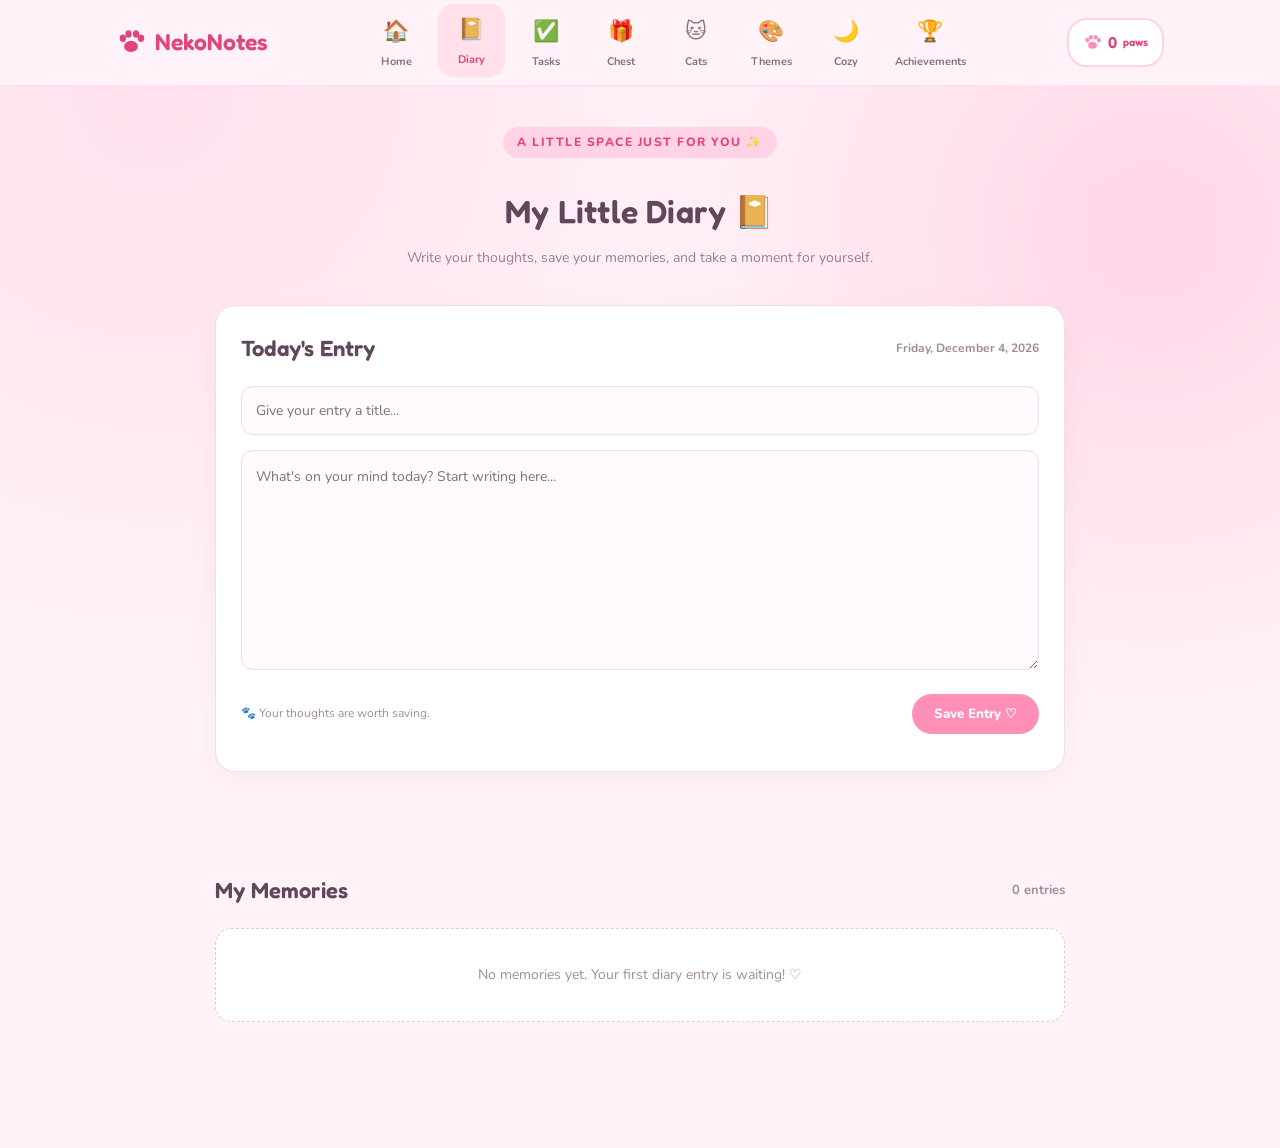
<file: diary.html>
<!DOCTYPE html>
<html lang="en">
<head>
  <meta charset="UTF-8">
  <meta name="viewport" content="width=device-width, initial-scale=1.0">
  <title>NekoNotes - My Diary</title>

  <link href="https://fonts.googleapis.com/css2?family=Fredoka:wght@400;500;600&family=Nunito:wght@400;600;700&display=swap" rel="stylesheet">
  <link rel="stylesheet" href="style.css">
</head>
<body>

  <svg style="display:none">
    <symbol id="paw" viewBox="0 0 24 24">
      <ellipse cx="12" cy="15.5" rx="5.5" ry="4.5"/>
      <ellipse cx="5.5" cy="9" rx="2.5" ry="3"/>
      <ellipse cx="10" cy="5.5" rx="2.5" ry="3"/>
      <ellipse cx="16" cy="5.5" rx="2.5" ry="3"/>
      <ellipse cx="20" cy="9" rx="2.5" ry="3"/>
    </symbol>
  </svg>

  <nav class="game-nav">
    <div class="wrap game-nav-inner">

      <a href="dashboard.html" class="game-brand">
        <svg><use href="#paw"/></svg>
        <span>NekoNotes</span>
      </a>

      <div class="game-nav-links">
        <a href="dashboard.html" class="game-link"><span>🏠</span><small>Home</small></a>
        <a href="diary.html" class="game-link active"><span>📔</span><small>Diary</small></a>
        <a href="tracker.html" class="game-link"><span>✅</span><small>Tasks</small></a>
        <a href="chest.html" class="game-link"><span>🎁</span><small>Chest</small></a>
        <a href="collection.html" class="game-link"><span>🐱</span><small>Cats</small></a>
        <a href="themes.html" class="game-link"><span>🎨</span><small>Themes</small></a>
        <a href="cozy.html" class="game-link"><span>🌙</span><small>Cozy</small></a>
        <a href="achievements.html" class="game-link"><span>🏆</span><small>Achievements</small></a>
      </div>

      <div class="game-paw-counter">
        <svg><use href="#paw"/></svg>
        <span id="pawCount">0</span>
        <small>paws</small>
      </div>

    </div>
  </nav>

  <main class="wrap diary-page">

    <header class="diary-heading">
      <span class="eyebrow">A LITTLE SPACE JUST FOR YOU ✨</span>
      <h1>My Little Diary 📔</h1>
      <p>Write your thoughts, save your memories, and take a moment for yourself.</p>
    </header>

    <section class="diary-editor">
      <div class="diary-editor-heading">
        <h2>Today's Entry</h2>
        <span id="diaryDate"></span>
      </div>

      <input
        type="text"
        id="diaryTitle"
        placeholder="Give your entry a title..."
        maxlength="80"
      >

      <textarea
        id="diaryContent"
        placeholder="What's on your mind today? Start writing here..."
      ></textarea>

      <div class="diary-editor-bottom">
        <span>🐾 Your thoughts are worth saving.</span>
        <button id="saveDiaryBtn" type="button">Save Entry ♡</button>
      </div>

      <p id="diaryMessage" class="diary-message"></p>
    </section>

    <section class="diary-entries-section">
      <div class="diary-entries-heading">
        <h2>My Memories</h2>
        <span id="diaryEntryCount">0 entries</span>
      </div>

      <div id="diaryEntries" class="diary-entries">
        <!-- Saved diary entries will appear here -->
      </div>
    </section>

  </main>

  <script src="theme.js"></script>
  <script src="diary.js"></script>

</body>
</html>
</file>
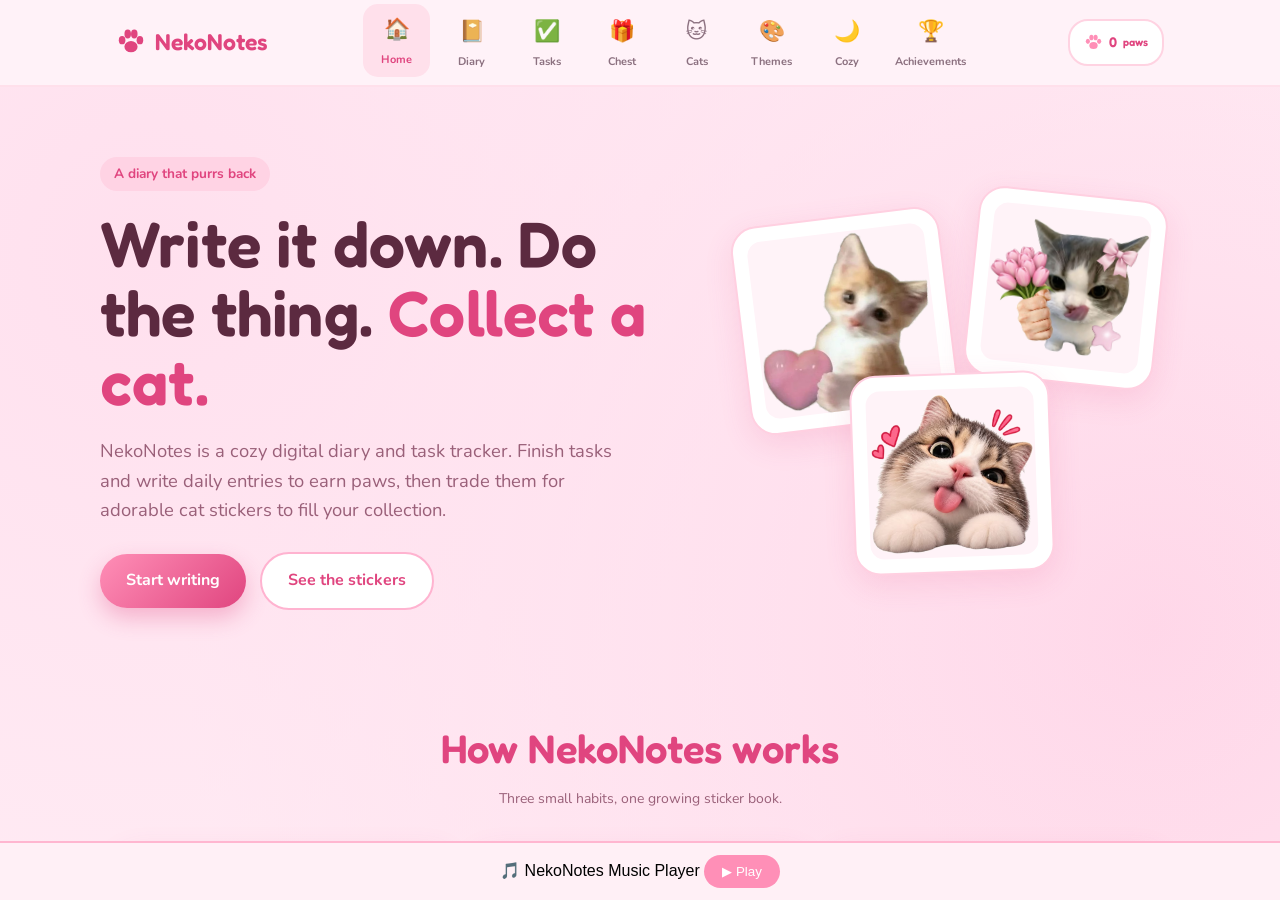
<file: player.html>
<!DOCTYPE html>
<html lang="en">
<head>
  <meta charset="UTF-8">
  <meta name="viewport" content="width=device-width, initial-scale=1.0">
  <title>NekoNotes Player</title>

  <style>
    * {
      box-sizing: border-box;
    }

    body {
      margin: 0;
      height: 100vh;
      display: flex;
      flex-direction: column;
      font-family: Arial, sans-serif;
    }

    #appFrame {
      flex: 1;
      width: 100%;
      border: none;
    }

    .persistent-player {
      padding: 12px;
      background: #fff0f6;
      border-top: 2px solid #ffb6d0;
      text-align: center;
    }

    .persistent-player button {
      padding: 9px 18px;
      border: none;
      border-radius: 20px;
      background: #ff8fb7;
      color: white;
      cursor: pointer;
    }
  </style>
</head>

<body>

  <iframe id="appFrame" src="dashboard.html"></iframe>

  <div class="persistent-player">
    🎵 NekoNotes Music Player
    <button id="persistentPlay">▶ Play</button>
  </div>
<script src="persistent-audio.js"></script>
</body>
</html>
</file>
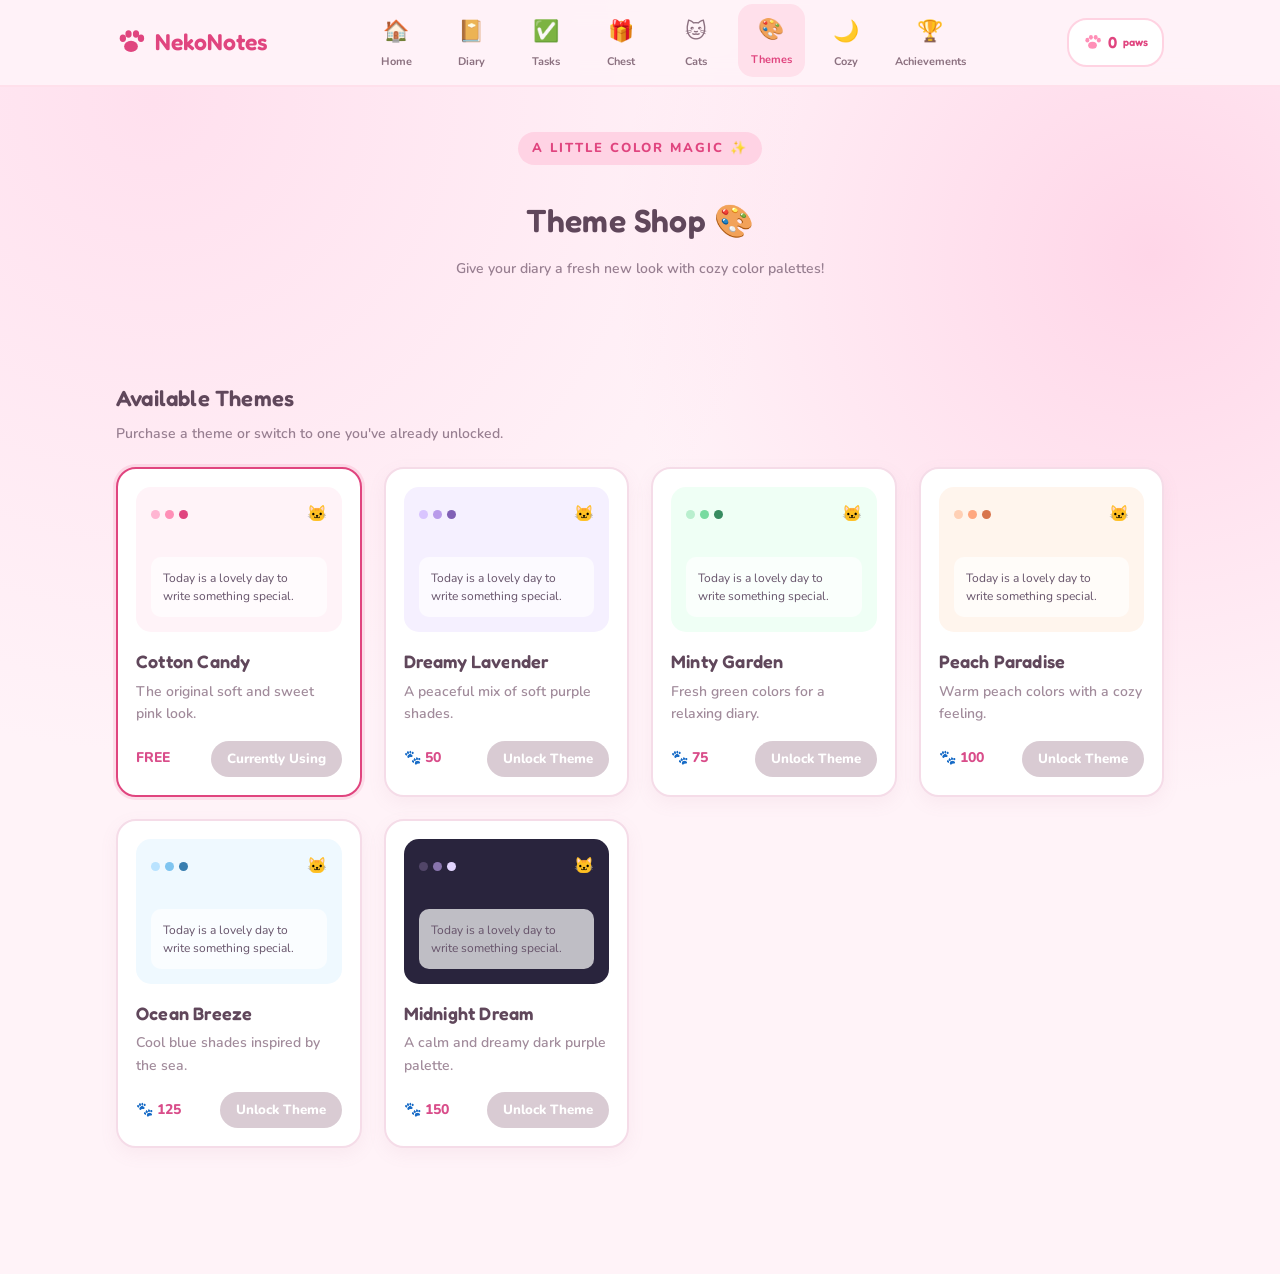
<file: themes.html>
<!DOCTYPE html>
<html lang="en">
<head>
  <meta charset="UTF-8">
  <meta name="viewport" content="width=device-width, initial-scale=1.0">
  <title>NekoNotes - Theme Shop</title>
  <link href="https://fonts.googleapis.com/css2?family=Fredoka:wght@400;500;600&family=Nunito:wght@400;600;700&display=swap" rel="stylesheet">
<link rel="stylesheet" href="style.css">
</head>
<body>

  <svg style="display:none">
    <symbol id="paw" viewBox="0 0 24 24">
      <ellipse cx="12" cy="15.5" rx="5.5" ry="4.5"/>
      <ellipse cx="5.5" cy="9" rx="2.5" ry="3"/>
      <ellipse cx="10" cy="5.5" rx="2.5" ry="3"/>
      <ellipse cx="16" cy="5.5" rx="2.5" ry="3"/>
      <ellipse cx="20" cy="9" rx="2.5" ry="3"/>
    </symbol>
  </svg>

  <nav class="game-nav">
    <div class="wrap game-nav-inner">
      <a href="dashboard.html" class="game-brand">
        <svg><use href="#paw"/></svg>
        <span>NekoNotes</span>
      </a>

      <div class="game-nav-links">
        <a href="dashboard.html" class="game-link"><span>🏠</span><small>Home</small></a>
        <a href="diary.html" class="game-link"><span>📔</span><small>Diary</small></a>
        <a href="tracker.html" class="game-link"><span>✅</span><small>Tasks</small></a>
        <a href="chest.html" class="game-link"><span>🎁</span><small>Chest</small></a>
        <a href="collection.html" class="game-link"><span>🐱</span><small>Cats</small></a>
        <a href="themes.html" class="game-link active"><span>🎨</span><small>Themes</small></a>
        <a href="cozy.html" class="game-link"><span>🌙</span><small>Cozy</small></a>
        <a href="achievements.html" class="game-link"><span>🏆</span><small>Achievements</small></a>
      </div>

      <div class="game-paw-counter">
        <svg><use href="#paw"/></svg>
        <span id="pawCount">0</span>
        <small>paws</small>
      </div>
    </div>
  </nav>

  <main class="wrap themes-page">
    <header class="themes-heading">
      <span class="eyebrow">A LITTLE COLOR MAGIC ✨</span>
      <h1>Theme Shop 🎨</h1>
      <p>Give your diary a fresh new look with cozy color palettes!</p>
    </header>

    <section class="themes-content">
      <div class="themes-section-heading">
        <h2>Available Themes</h2>
        <p>Purchase a theme or switch to one you've already unlocked.</p>
      </div>

      <div id="themeGrid" class="theme-grid">
        <!-- Theme cards will be added using JavaScript -->
      </div>
    </section>
  </main>

<script src="theme.js"></script>
<script src="themes.js"></script>
</body>
</html>
</file>
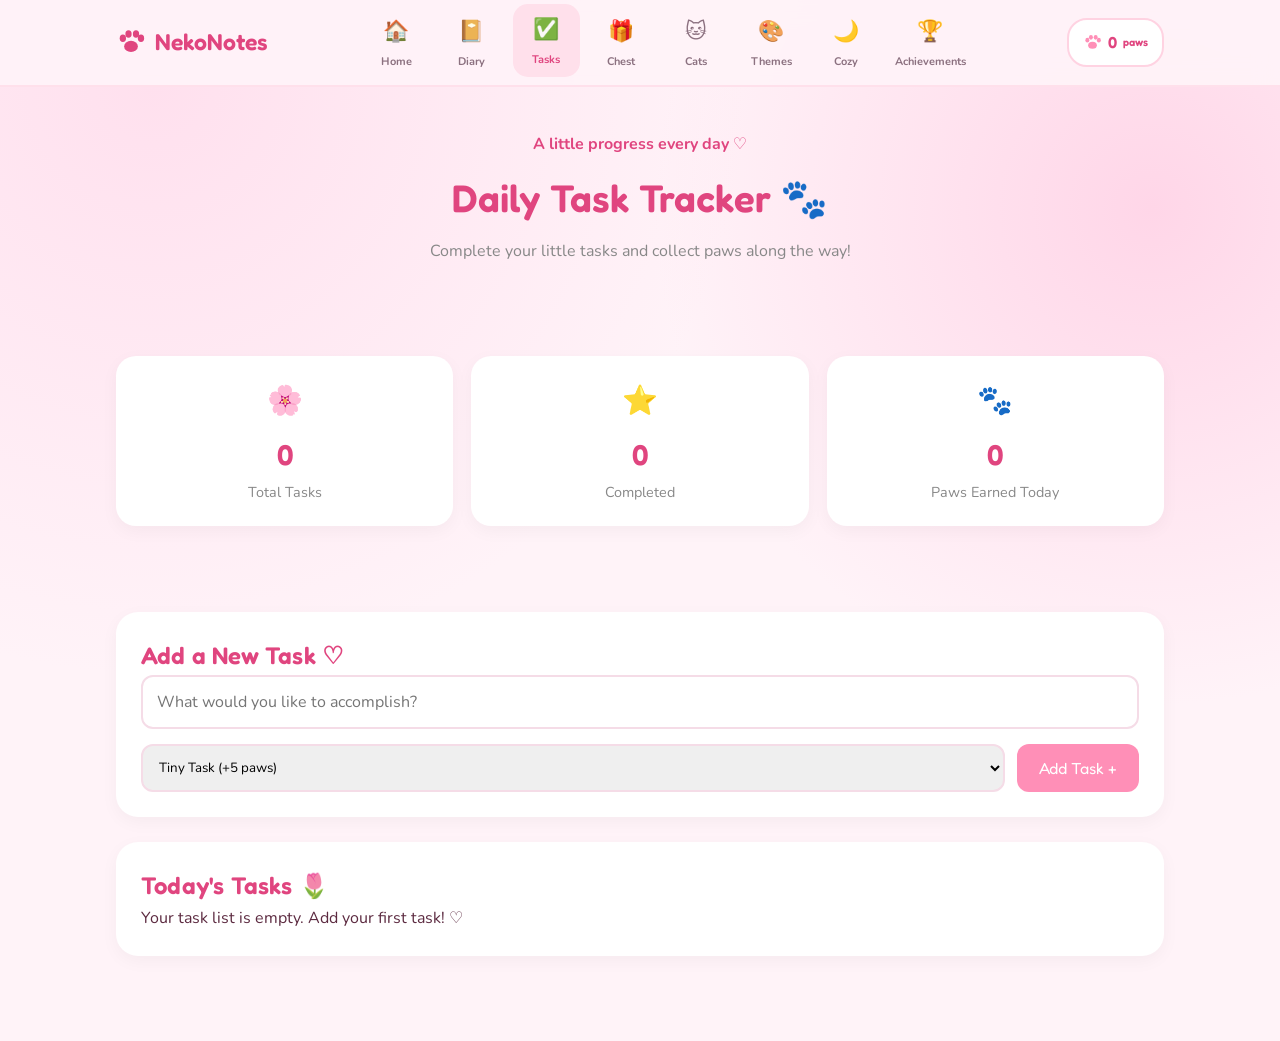
<file: tracker.html>
<!DOCTYPE html>
<html lang="en">
<head>
  <meta charset="UTF-8">
  <meta name="viewport" content="width=device-width, initial-scale=1.0">
  <title>NekoNotes - Daily Tracker</title>

  <link href="https://fonts.googleapis.com/css2?family=Fredoka:wght@400;500;600&family=Nunito:wght@400;600;700&display=swap" rel="stylesheet">
  <link rel="stylesheet" href="style.css">
</head>
<body>

  <svg style="display:none">
    <symbol id="paw" viewBox="0 0 24 24">
      <ellipse cx="12" cy="15.5" rx="5.5" ry="4.5"/>
      <ellipse cx="5.5" cy="9" rx="2.5" ry="3"/>
      <ellipse cx="10" cy="5.5" rx="2.5" ry="3"/>
      <ellipse cx="16" cy="5.5" rx="2.5" ry="3"/>
      <ellipse cx="20" cy="9" rx="2.5" ry="3"/>
    </symbol>
  </svg>

  <nav class="game-nav">
    <div class="wrap game-nav-inner">

      <a href="dashboard.html" class="game-brand">
        <svg><use href="#paw"/></svg>
        <span>NekoNotes</span>
      </a>

      <div class="game-nav-links">
        <a href="dashboard.html" class="game-link"><span>🏠</span><small>Home</small></a>
        <a href="diary.html" class="game-link"><span>📔</span><small>Diary</small></a>
        <a href="tracker.html" class="game-link active"><span>✅</span><small>Tasks</small></a>
        <a href="chest.html" class="game-link"><span>🎁</span><small>Chest</small></a>
        <a href="collection.html" class="game-link"><span>🐱</span><small>Cats</small></a>
        <a href="themes.html" class="game-link"><span>🎨</span><small>Themes</small></a>
        <a href="cozy.html" class="game-link"><span>🌙</span><small>Cozy</small></a>
        <a href="achievements.html" class="game-link"><span>🏆</span><small>Achievements</small></a>
      </div>

      <div class="game-paw-counter">
        <svg><use href="#paw"/></svg>
        <span id="pawCount">0</span>
        <small>paws</small>
      </div>

    </div>
  </nav>

  <main class="tracker-page wrap">

  <div class="tracker-heading">
    <span class="tracker-subtitle">A little progress every day ♡</span>
    <h1>Daily Task Tracker 🐾</h1>
    <p>Complete your little tasks and collect paws along the way!</p>
  </div>

  <section class="tracker-summary">
    <div class="tracker-stat">
      <span>🌸</span>
      <h3 id="totalTasks">0</h3>
      <p>Total Tasks</p>
    </div>

    <div class="tracker-stat">
      <span>⭐</span>
      <h3 id="completedTasks">0</h3>
      <p>Completed</p>
    </div>

    <div class="tracker-stat">
      <span>🐾</span>
      <h3 id="earnedPaws">0</h3>
      <p>Paws Earned Today</p>
    </div>
  </section>

  <section class="tracker-form">
    <h2>Add a New Task ♡</h2>

    <input
      type="text"
      id="taskInput"
      placeholder="What would you like to accomplish?"
      maxlength="100"
    >

    <div class="tracker-form-bottom">
      <select id="taskDifficulty">
        <option value="tiny">Tiny Task (+5 paws)</option>
        <option value="medium">Medium Task (+10 paws)</option>
        <option value="big">Big Task (+20 paws)</option>
      </select>

      <button id="addTaskBtn">Add Task +</button>
    </div>
  </section>

  <section class="tracker-list-section">
    <h2>Today's Tasks 🌷</h2>
    <div id="taskList">
      <p>Your tasks will appear here.</p>
    </div>
  </section>

</main>

  <script src="theme.js"></script>
  <script src="tracker.js"></script>

</body>
</html>
</file>
<file: style.css>
:root{
  --bg:#fff3f8;
  --bg2:#ffe3ee;
  --card:#ffffff;
  --pink:#ff8fb7;
  --pink-deep:#e0457f;
  --pink-soft:#ffd3e4;
  --pink-mid:#ffb3d0;
  --ink:#5c2a40;
  --ink-soft:#9a6079;
  --line:#ffd0e1;
  --shadow:0 10px 30px rgba(224,69,127,.14);
  --radius:22px;
}
*{box-sizing:border-box;margin:0;padding:0}
html{scroll-behavior:smooth;color-scheme:light}
body::before{content:"";position:fixed;inset:0 0 auto;height:env(safe-area-inset-top,0px);z-index:30;background:var(--bg)}
body{
  font-family:'Nunito',system-ui,sans-serif;
  color:var(--ink);
  background:
    radial-gradient(circle at 12% 8%, #ffe0ee 0, transparent 40%),
    radial-gradient(circle at 90% 20%, #ffd6e8 0, transparent 35%),
    var(--bg);
  line-height:1.6;
  min-height:100vh;
}
h1,h2,h3,.brand{font-family:'Fredoka',sans-serif;font-weight:600;letter-spacing:.2px}
a{color:inherit;text-decoration:none}
button{font-family:inherit;cursor:pointer;border:0}
.wrap{max-width:1080px;margin:0 auto;padding-left:max(16px,env(safe-area-inset-left,0px));padding-right:max(16px,env(safe-area-inset-right,0px))}

/* nav */
nav{position:sticky;top:env(safe-area-inset-top,0px);z-index:20;background:rgba(255,243,248,.85);backdrop-filter:blur(10px);border-bottom:1px solid var(--line)}
.nav-in{display:flex;align-items:center;justify-content:space-between;height:64px}
.brand{display:flex;align-items:center;gap:10px;font-size:1.45rem;color:var(--pink-deep)}
.brand svg{width:30px;height:30px}
.nav-links{display:flex;gap:6px;align-items:center}
.nav-links a{padding:8px 14px;border-radius:999px;font-weight:700;font-size:.95rem;color:var(--ink-soft);transition:.2s}
.nav-links a:hover{background:var(--pink-soft);color:var(--pink-deep)}
.paw-pill{display:flex;align-items:center;gap:8px;background:var(--pink-deep);color:#fff;padding:8px 16px;border-radius:999px;font-family:'Fredoka';font-weight:500;box-shadow:0 6px 16px rgba(224,69,127,.3)}
.paw-pill svg{width:18px;height:18px;fill:#fff}

/* hero */
.hero{padding:70px 0 50px;display:grid;grid-template-columns:1.1fr .9fr;gap:40px;align-items:center}
.eyebrow{display:inline-block;background:var(--pink-soft);color:var(--pink-deep);font-weight:700;padding:6px 14px;border-radius:999px;font-size:.85rem;margin-bottom:18px}
.hero h1{font-size:clamp(2.4rem,5.5vw,4rem);line-height:1.08;color:var(--ink)}
.hero h1 span{color:var(--pink-deep)}
.hero p.lead{font-size:1.15rem;color:var(--ink-soft);margin:20px 0 28px;max-width:520px}
.btn{display:inline-flex;align-items:center;gap:8px;padding:14px 26px;border-radius:999px;font-weight:700;font-size:1rem;transition:.2s}
.btn-primary{background:linear-gradient(135deg,#ff8fb7,#e0457f);color:#fff;box-shadow:0 10px 22px rgba(224,69,127,.32)}
.btn-primary:hover{transform:translateY(-2px);box-shadow:0 14px 26px rgba(224,69,127,.4)}
.btn-ghost{background:#fff;color:var(--pink-deep);border:2px solid var(--pink-mid);margin-left:10px}
.btn-ghost:hover{background:var(--pink-soft)}
.hero-art{position:relative;height:380px}
.hero-card{position:absolute;background:#fff;border-radius:26px;box-shadow:var(--shadow);padding:14px;border:2px solid var(--line)}
.hero-card .slot{width:100%;height:100%}
.hc1{width:210px;height:210px;left:6%;top:6%;transform:rotate(-7deg)}
.hc2{width:190px;height:190px;right:4%;top:0;transform:rotate(6deg)}
.hc3{width:200px;height:200px;left:30%;bottom:0;transform:rotate(-2deg)}
.floaty{animation:floaty 5s ease-in-out infinite}
.hc2.floaty{animation-delay:-1.6s}
.hc3.floaty{animation-delay:-3s}
@keyframes floaty{0%,100%{translate:0 0}50%{translate:0 -10px}}

/* sections */
section{padding:56px 0}
.sec-head{text-align:center;margin-bottom:34px}
.sec-head h2{font-size:clamp(1.8rem,3.5vw,2.5rem);color:var(--pink-deep)}
.sec-head p{color:var(--ink-soft);max-width:560px;margin:8px auto 0}

.steps{display:grid;grid-template-columns:repeat(3,1fr);gap:20px}
.step{background:var(--card);border-radius:var(--radius);padding:28px;box-shadow:var(--shadow);border:2px solid var(--line);text-align:center}
.step .num{width:48px;height:48px;border-radius:50%;background:var(--pink-soft);color:var(--pink-deep);display:grid;place-items:center;font-family:'Fredoka';font-size:1.3rem;margin:0 auto 14px}
.step h3{font-size:1.2rem;margin-bottom:6px}
.step p{color:var(--ink-soft);font-size:.96rem}

/* app */
.app-grid{display:grid;grid-template-columns:1fr 1fr;gap:24px}
.panel{background:var(--card);border-radius:var(--radius);padding:26px;box-shadow:var(--shadow);border:2px solid var(--line)}
.panel h3{font-size:1.4rem;color:var(--pink-deep);margin-bottom:4px}
.panel .sub{color:var(--ink-soft);font-size:.93rem;margin-bottom:18px}
.field{width:100%;padding:12px 16px;border-radius:14px;border:2px solid var(--line);background:#fffafc;font-family:inherit;font-size:1rem;color:var(--ink);outline:none;transition:.2s}
.field:focus{border-color:var(--pink);background:#fff;box-shadow:0 0 0 4px rgba(255,143,183,.2)}
textarea.field{resize:vertical;min-height:110px}
.row{display:flex;gap:10px;margin-bottom:12px;flex-wrap:wrap}
.row .field{flex:1;min-width:140px}
.small-btn{background:var(--pink-deep);color:#fff;padding:12px 20px;border-radius:14px;font-weight:700;transition:.2s}
.small-btn:hover{background:#c93670}
.chips{display:flex;gap:8px;flex-wrap:wrap;margin-bottom:12px}
.chip{background:var(--bg);border:2px solid var(--line);color:var(--ink-soft);padding:6px 14px;border-radius:999px;font-weight:700;font-size:.88rem;transition:.15s}
.chip.on{background:var(--pink-soft);border-color:var(--pink);color:var(--pink-deep)}
.seg{display:flex;background:var(--bg);border-radius:999px;padding:4px;border:2px solid var(--line);margin-bottom:12px;width:fit-content}
.seg button{background:transparent;padding:6px 14px;border-radius:999px;font-weight:700;font-size:.85rem;color:var(--ink-soft)}
.seg button.on{background:var(--pink-deep);color:#fff}

ul.tasks{list-style:none;display:flex;flex-direction:column;gap:10px;margin-top:6px;max-height:420px;overflow:auto;padding-right:4px}
.task{display:flex;align-items:center;gap:12px;background:var(--bg);border-radius:16px;padding:12px 14px;border:2px solid transparent;transition:.2s}
.task:hover{border-color:var(--pink-soft)}
.check{width:28px;height:28px;border-radius:50%;border:3px solid var(--pink-mid);background:#fff;flex:none;display:grid;place-items:center;transition:.2s}
.check svg{width:16px;height:16px;stroke:#fff;fill:none;stroke-width:3.4;opacity:0}
.task.done .check{background:var(--pink-deep);border-color:var(--pink-deep)}
.task.done .check svg{opacity:1}
.task .t{flex:1;font-weight:600;word-break:break-word}
.task.done .t{text-decoration:line-through;color:var(--ink-soft)}
.badge{font-family:'Fredoka';font-size:.8rem;background:#fff;color:var(--pink-deep);padding:3px 10px;border-radius:999px;border:2px solid var(--pink-soft);white-space:nowrap}
.del{background:transparent;color:var(--ink-soft);width:28px;height:28px;border-radius:50%;font-size:1.3rem;line-height:1}
.del:hover{background:var(--pink-soft);color:var(--pink-deep)}
.empty{color:var(--ink-soft);text-align:center;padding:22px 10px;font-size:.95rem;background:var(--bg);border-radius:16px;border:2px dashed var(--pink-mid)}
.progress{height:12px;background:var(--pink-soft);border-radius:999px;overflow:hidden;margin:10px 0 16px}
.progress div{height:100%;width:0;background:linear-gradient(90deg,#ff8fb7,#e0457f);border-radius:999px;transition:width .4s}

.entries{display:flex;flex-direction:column;gap:12px;margin-top:20px;max-height:300px;overflow:auto;padding-right:4px}
.entry{background:var(--bg);border-radius:16px;padding:14px 16px;border-left:6px solid var(--pink)}
.entry .meta{display:flex;justify-content:space-between;align-items:center;font-size:.82rem;color:var(--ink-soft);font-weight:700;margin-bottom:4px}
.entry .mood{background:#fff;border:2px solid var(--pink-soft);color:var(--pink-deep);padding:1px 10px;border-radius:999px}
.entry p{white-space:pre-wrap;word-break:break-word;font-size:.97rem}
.entry .del{float:right}

.stats{display:grid;grid-template-columns:repeat(3,1fr);gap:10px;margin-bottom:18px}
.stat{background:var(--bg);border-radius:16px;padding:12px;text-align:center}
.stat b{display:block;font-family:'Fredoka';font-size:1.6rem;color:var(--pink-deep);line-height:1.2}
.stat span{font-size:.78rem;color:var(--ink-soft);font-weight:700}

/* collection */
.shop{display:flex;align-items:center;justify-content:space-between;gap:16px;flex-wrap:wrap;background:linear-gradient(135deg,#ffd3e4,#ffb3d0);border-radius:var(--radius);padding:22px 26px;margin-bottom:26px;box-shadow:var(--shadow)}
.shop h3{font-size:1.35rem;color:var(--pink-deep)}
.shop p{color:var(--ink);font-size:.95rem}
.gacha{background:var(--pink-deep);color:#fff;padding:14px 26px;border-radius:999px;font-weight:700;font-size:1rem;box-shadow:0 8px 18px rgba(224,69,127,.35);transition:.2s}
.gacha:hover:not(:disabled){transform:translateY(-2px)}
.gacha:disabled{background:#d9a3b9;box-shadow:none;cursor:not-allowed}
.grid{display:grid;grid-template-columns:repeat(5,1fr);gap:16px}
.card{background:#fff;border-radius:20px;padding:12px;border:2px solid var(--line);box-shadow:0 6px 16px rgba(224,69,127,.08);text-align:center;transition:.25s;position:relative}
.card.owned:hover{transform:translateY(-4px) rotate(-1.5deg);border-color:var(--pink)}
.card .pic{aspect-ratio:1;border-radius:14px;background:var(--bg);display:grid;place-items:center;overflow:hidden;margin-bottom:8px;position:relative}
.card .pic img,.slot img{width:100%;height:100%;object-fit:contain;display:block}
.card.locked .pic img{filter:grayscale(1) brightness(1.15) blur(7px);opacity:.45}
.card.locked .lock{position:absolute;inset:0;display:grid;place-items:center}
.lock svg{width:36px;height:36px;fill:var(--pink-deep);opacity:.75}
.card h4{font-family:'Fredoka';font-weight:500;font-size:.98rem}
.rar{font-size:.72rem;font-weight:700;letter-spacing:.6px;text-transform:uppercase;color:var(--pink-deep)}
.card .change{display:block;font-size:.72rem;color:var(--ink-soft);margin-top:4px;cursor:pointer;text-decoration:underline;background:none}
.card .change:hover{color:var(--pink-deep)}
.ph{width:100%;height:100%;display:grid;place-items:center}
.ph svg{width:46%;fill:var(--pink-mid)}
.slot{display:grid;place-items:center;border-radius:14px;overflow:hidden;background:var(--bg)}
.note{margin-top:18px;background:#fff;border:2px dashed var(--pink-mid);border-radius:16px;padding:14px 18px;color:var(--ink-soft);font-size:.9rem}
.note code{background:var(--pink-soft);color:var(--pink-deep);padding:1px 7px;border-radius:6px;font-size:.85rem}

/* modal */
.modal{position:fixed;inset:0;background:rgba(92,42,64,.45);display:none;place-items:center;z-index:50;padding:20px}
.modal.show{display:grid}
.modal-box{background:#fff;border-radius:28px;padding:30px;max-width:340px;width:100%;text-align:center;box-shadow:0 20px 60px rgba(92,42,64,.35);animation:pop .4s cubic-bezier(.2,1.4,.4,1)}
@keyframes pop{from{transform:scale(.6);opacity:0}to{transform:scale(1);opacity:1}}
.modal-box .big{width:200px;height:200px;margin:12px auto 14px;border-radius:20px;background:var(--bg);overflow:hidden}
.modal-box h3{font-size:1.5rem;color:var(--pink-deep)}
.modal-box .new{display:inline-block;background:var(--pink-deep);color:#fff;font-family:'Fredoka';padding:3px 14px;border-radius:999px;font-size:.85rem}
.toast{position:fixed;bottom:24px;left:50%;transform:translate(-50%,120px);background:var(--ink);color:#fff;padding:12px 22px;border-radius:999px;font-weight:700;z-index:60;transition:.35s;box-shadow:0 10px 24px rgba(0,0,0,.25)}
.toast.show{transform:translate(-50%,0)}

footer{padding:40px 0 50px;text-align:center;color:var(--ink-soft);font-size:.92rem}
footer .brand{justify-content:center;margin-bottom:6px}
.reset{background:none;color:var(--ink-soft);text-decoration:underline;font-size:.85rem;margin-top:8px}
.reset:hover{color:var(--pink-deep)}

@media(max-width:900px){
  .hero{grid-template-columns:1fr;padding-top:40px}
  .hero-art{height:320px;order:-1}
  .steps,.app-grid{grid-template-columns:1fr}
  .grid{grid-template-columns:repeat(3,1fr)}
  .nav-links a{display:none}
}
@media(max-width:560px){
  .grid{grid-template-columns:repeat(2,1fr)}
  .hc1{width:150px;height:150px}.hc2{width:140px;height:140px}.hc3{width:150px;height:150px}
  .btn-ghost{margin:10px 0 0}
}

/* =================================
   NEKONOTES GAME-STYLE NAVIGATION
================================= */

.game-nav {
  position: sticky;
  top: 0;
  z-index: 1000;
  background: rgba(255, 243, 248, 0.95);
  backdrop-filter: blur(12px);
  border-bottom: 2px solid #ffe0eb;
}

.game-nav-inner {
  display: flex;
  align-items: center;
  justify-content: space-between;
  gap: 20px;
  min-height: 85px;
}

/* Logo */

.game-brand {
  display: flex;
  align-items: center;
  gap: 9px;
  color: var(--pink-deep);
  font-family: 'Fredoka', sans-serif;
  font-size: 23px;
  font-weight: 600;
  text-decoration: none;
  white-space: nowrap;
}

.game-brand svg {
  width: 30px;
  height: 30px;
  fill: var(--pink-deep);
}

/* Navigation Links */

.game-nav-links {
  display: flex;
  align-items: center;
  justify-content: center;
  gap: 8px;
}

.game-link {
  display: flex;
  flex-direction: column;
  align-items: center;
  justify-content: center;
  gap: 4px;
  min-width: 67px;
  padding: 9px 7px;
  border-radius: 15px;
  color: #8c7180;
  text-decoration: none;
  transition: 0.2s ease;
}

.game-link span {
  font-size: 21px;
}

.game-link small {
  font-family: 'Nunito', sans-serif;
  font-size: 11px;
  font-weight: 700;
}

.game-link:hover,
.game-link.active {
  background: #ffe0eb;
  color: var(--pink-deep);
  transform: translateY(-2px);
}

/* Paw Points Counter */

.game-paw-counter {
  display: flex;
  align-items: center;
  gap: 6px;
  padding: 10px 14px;
  background: white;
  border: 2px solid #ffd3e2;
  border-radius: 20px;
  color: var(--pink-deep);
  font-family: 'Fredoka', sans-serif;
  font-weight: 600;
  white-space: nowrap;
}

.game-paw-counter svg {
  width: 19px;
  height: 19px;
  fill: var(--pink);
}

.game-paw-counter small {
  font-size: 11px;
}

/* Responsive Navigation */

@media (max-width: 900px) {
  .game-nav-inner {
    flex-wrap: wrap;
    justify-content: center;
    padding: 12px 0;
    gap: 12px;
  }

  .game-nav-links {
    order: 3;
    width: 100%;
    overflow-x: auto;
    justify-content: flex-start;
    padding: 5px 0;
  }

  .game-link {
    flex-shrink: 0;
  }
}

@media (max-width: 480px) {
  .game-brand {
    font-size: 20px;
  }

  .game-paw-counter {
    padding: 8px 11px;
  }
}

/* =================================
   MYSTERY CHEST PAGE
================================= */

.chest-page {
  max-width: 1050px;
  margin: 0 auto;
  padding: 55px 24px;
}

/* Heading */

.chest-heading {
  text-align: center;
  margin-bottom: 40px;
}

.chest-heading .eyebrow {
  color: var(--pink-deep);
  font-size: 12px;
  font-weight: 800;
  letter-spacing: 2px;
}

.chest-heading h1 {
  margin: 12px 0;
  color: var(--pink-deep);
  font-family: 'Fredoka', sans-serif;
  font-size: clamp(32px, 5vw, 45px);
}

.chest-heading p {
  color: #927b87;
}

/* Main Chest Card */

.chest-container {
  display: grid;
  grid-template-columns: 1fr 1fr;
  align-items: center;
  gap: 30px;
  padding: 40px;
  background: #fff;
  border: 2px solid #ffe0eb;
  border-radius: 28px;
  box-shadow: 0 12px 35px rgba(224, 69, 127, 0.08);
}

/* Chest Illustration */

.chest-illustration {
  position: relative;
  display: flex;
  align-items: center;
  justify-content: center;
  min-height: 260px;
  background: #fff2f7;
  border-radius: 24px;
  overflow: hidden;
}

.chest-glow {
  position: absolute;
  width: 190px;
  height: 190px;
  background: #ffd5e5;
  border-radius: 50%;
  filter: blur(25px);
}

.chest-emoji {
  position: relative;
  font-size: 125px;
  filter: drop-shadow(0 12px 8px rgba(150, 80, 110, 0.15));
  animation: chestFloat 3s ease-in-out infinite;
}

.sparkle {
  position: absolute;
  color: #f2a7c4;
  font-size: 30px;
}

.sparkle-one {
  top: 35px;
  left: 55px;
}

.sparkle-two {
  top: 70px;
  right: 55px;
}

.sparkle-three {
  bottom: 35px;
  right: 95px;
}

@keyframes chestFloat {
  0%, 100% {
    transform: translateY(0);
  }

  50% {
    transform: translateY(-12px);
  }
}

/* Chest Information */

.chest-info h2 {
  color: #674b5a;
  font-family: 'Fredoka', sans-serif;
  font-size: 27px;
  margin-bottom: 12px;
}

.chest-info > p {
  color: #927b87;
  line-height: 1.7;
  margin-bottom: 22px;
}

/* Chest Cost */

.chest-cost {
  display: flex;
  align-items: center;
  gap: 9px;
  padding: 13px 16px;
  width: fit-content;
  background: #fff1f6;
  border: 1px solid #ffd5e5;
  border-radius: 15px;
  margin-bottom: 20px;
  color: var(--pink-deep);
}

.chest-cost span {
  font-size: 22px;
}

.chest-cost strong {
  font-family: 'Fredoka', sans-serif;
  font-size: 19px;
}

.chest-cost small {
  color: #a88797;
}

/* Open Chest Button */

.chest-open-btn {
  width: 100%;
  padding: 15px 20px;
  border: none;
  border-radius: 16px;
  background: var(--pink);
  color: white;
  font-family: 'Fredoka', sans-serif;
  font-size: 18px;
  font-weight: 600;
  cursor: pointer;
  transition: 0.2s ease;
}

.chest-open-btn:hover:not(:disabled) {
  background: var(--pink-deep);
  transform: translateY(-3px);
  box-shadow: 0 7px 18px rgba(224, 69, 127, 0.2);
}

.chest-open-btn:disabled {
  background: #d9cbd1;
  cursor: not-allowed;
}

.chest-note {
  display: block;
  margin-top: 12px;
  text-align: center;
  color: #a58b98;
  font-size: 12px;
}

/* Rarity Section */

.rarity-section {
  margin-top: 55px;
  text-align: center;
}

.rarity-section h2 {
  color: #674b5a;
  font-family: 'Fredoka', sans-serif;
  font-size: 27px;
}

.rarity-section > p {
  color: #927b87;
  margin-top: 8px;
}

.rarity-list {
  display: grid;
  grid-template-columns: repeat(5, 1fr);
  gap: 15px;
  margin-top: 25px;
}

.rarity-card {
  display: flex;
  flex-direction: column;
  align-items: center;
  gap: 10px;
  padding: 22px 10px;
  border: 2px solid transparent;
  border-radius: 18px;
  background: white;
  transition: 0.2s ease;
}

.rarity-card:hover {
  transform: translateY(-5px);
}

.rarity-card span {
  font-size: 35px;
}

.rarity-card strong {
  font-family: 'Fredoka', sans-serif;
  font-size: 15px;
}

/* Rarity Colors */

.rarity-card.common {
  background: #f5f5f5;
  border-color: #e5e5e5;
  color: #777;
}

.rarity-card.uncommon {
  background: #effaf0;
  border-color: #c7e8ca;
  color: #559c5e;
}

.rarity-card.rare {
  background: #eef4ff;
  border-color: #c9d9ff;
  color: #6487d5;
}

.rarity-card.epic {
  background: #f7efff;
  border-color: #dfc7ff;
  color: #9661c9;
}

.rarity-card.legendary {
  background: #fff8e8;
  border-color: #f5df9f;
  color: #c39232;
}

/* Responsive Design */

@media (max-width: 700px) {
  .chest-container {
    grid-template-columns: 1fr;
    padding: 22px;
  }

  .chest-illustration {
    min-height: 210px;
  }

  .chest-emoji {
    font-size: 100px;
  }

  .rarity-list {
    grid-template-columns: repeat(2, 1fr);
  }
}
/* =================================
   NEKONOTES CAT COLLECTION PAGE
================================= */

.collection-page {
  width: min(1100px, 92%);
  margin: 50px auto;
  padding-bottom: 60px;
}

.collection-heading {
  text-align: center;
  margin-bottom: 40px;
}

.collection-heading h1 {
  margin: 12px 0;
  color: var(--pink-deep);
  font-family: 'Fredoka', sans-serif;
  font-size: 38px;
}

.collection-heading p {
  color: #987e8b;
  font-size: 15px;
}

.collection-progress {
  max-width: 650px;
  margin: 0 auto 40px;
  padding: 24px;
  background: white;
  border: 2px solid #ffe0eb;
  border-radius: 22px;
  box-shadow: 0 8px 25px rgba(224, 69, 127, 0.07);
}

.collection-progress h2 {
  margin: 0 0 18px;
  color: var(--pink-deep);
  font-family: 'Fredoka', sans-serif;
  font-size: 21px;
}

.collection-progress-info {
  display: flex;
  justify-content: space-between;
  margin-bottom: 10px;
  color: #987e8b;
  font-size: 13px;
  font-weight: 800;
}

.collection-progress-bar {
  width: 100%;
  height: 13px;
  overflow: hidden;
  background: #fff0f5;
  border-radius: 20px;
}

#collectionProgressFill {
  width: 0%;
  height: 100%;
  background: linear-gradient(90deg, #ffb4ce, #e0457f);
  border-radius: 20px;
  transition: width 0.4s ease;
}

/* Cat Grid */

.collection-grid {
  display: grid;
  grid-template-columns: repeat(5, minmax(0, 1fr));
  gap: 20px;
}

.collection-card {
  padding: 18px 12px;
  text-align: center;
  background: white;
  border: 2px solid #ffe0eb;
  border-radius: 22px;
  box-shadow: 0 6px 18px rgba(224, 69, 127, 0.06);
  transition: 0.2s ease;
}

.collection-card:hover {
  transform: translateY(-5px);
  box-shadow: 0 10px 22px rgba(224, 69, 127, 0.12);
}

.collection-cat-image {
  width: 100%;
  height: 130px;
  display: flex;
  align-items: center;
  justify-content: center;
  margin-bottom: 12px;
  background: #fff3f8;
  border-radius: 16px;
  overflow: hidden;
}

.collection-cat-image img {
  width: 100%;
  height: 100%;
  object-fit: contain;
}

.collection-card h3 {
  margin: 5px 0;
  color: #745768;
  font-family: 'Fredoka', sans-serif;
  font-size: 17px;
}

.collection-rarity {
  display: inline-block;
  margin-top: 5px;
  padding: 5px 12px;
  border-radius: 20px;
  background: #fff0f5;
  color: var(--pink-deep);
  font-size: 11px;
  font-weight: 800;
}

.collection-card.locked {
  background: #fff9fc;
  border-style: dashed;
}

.collection-card.locked .collection-cat-image {
  background: #fff0f5;
}

.collection-card.locked .collection-cat-image span {
  font-size: 48px;
  opacity: 0.35;
}

.collection-card.locked h3 {
  color: #b9a6b1;
}

.collection-card.locked .collection-rarity {
  background: #f5edf1;
  color: #a995a0;
}

/* Responsive Layout */

@media (max-width: 850px) {
  .collection-grid {
    grid-template-columns: repeat(3, minmax(0, 1fr));
  }
}

@media (max-width: 550px) {
  .collection-grid {
    grid-template-columns: repeat(2, minmax(0, 1fr));
    gap: 12px;
  }

  .collection-heading h1 {
    font-size: 30px;
  }

  .collection-progress {
    padding: 18px;
  }

  .collection-cat-image {
    height: 110px;
  }
}
/* =================================
   CAT RARITY COLORS
================================= */

.collection-rarity.common {
  background: #eeeeee;
  color: #777777;
}

.collection-rarity.uncommon {
  background: #dcf7df;
  color: #39964b;
}

.collection-rarity.rare {
  background: #dcecff;
  color: #3479c5;
}

.collection-rarity.epic {
  background: #f0ddff;
  color: #9950c7;
}

.collection-rarity.legendary {
  background: #fff0c2;
  color: #c18a16;
  border: 1px solid #f3d477;
}
/* =================================
   MYSTERY CHEST REWARD RARITY
================================= */

.reward-rarity {
  display: inline-block;
  padding: 6px 16px;
  border-radius: 20px;
  font-size: 13px;
  font-weight: 800;
}

.reward-rarity.common {
  background: #eeeeee;
  color: #777777;
}

.reward-rarity.uncommon {
  background: #dcf7df;
  color: #39964b;
}

.reward-rarity.rare {
  background: #dcecff;
  color: #3479c5;
}

.reward-rarity.epic {
  background: #f0ddff;
  color: #9950c7;
}

.reward-rarity.legendary {
  background: #fff0c2;
  color: #c18a16;
  border: 1px solid #f3d477;
}
/* =================================
   MYSTERY CHEST REWARD ANIMATIONS
================================= */

/* Bigger reward popup */

.reward-box {
  width: min(430px, 92vw);
  padding: 35px 28px;
  border: 3px solid white;
  border-radius: 28px;
  text-align: center;
  animation: rewardAppear 0.45s ease-out;
  position: relative;
  overflow: hidden;
}

.reward-box .new {
  font-size: 15px;
  letter-spacing: 1px;
}

.reward-box .big {
  width: 190px;
  height: 190px;
  margin: 20px auto;
  border-radius: 25px;
}

.reward-box .big img {
  width: 100%;
  height: 100%;
  object-fit: contain;
}

.reward-box h3 {
  font-family: 'Fredoka', sans-serif;
  font-size: 30px;
  margin: 12px 0;
}

.reward-box .reward-rarity {
  font-size: 15px;
  padding: 8px 22px;
}

/* Popup entrance */

@keyframes rewardAppear {
  0% {
    opacity: 0;
    transform: scale(0.65) translateY(25px);
  }

  70% {
    opacity: 1;
    transform: scale(1.06);
  }

  100% {
    transform: scale(1);
  }
}

/* Screen shake */

@keyframes rewardShake {
  0%, 100% { transform: translateX(0); }
  15% { transform: translateX(-3px); }
  30% { transform: translateX(3px); }
  45% { transform: translateX(-2px); }
  60% { transform: translateX(2px); }
  75% { transform: translateX(-1px); }
  90% { transform: translateX(1px); }
}

.modal.show {
  animation: rewardShake 0.85s ease-in-out;
}

/* =================================
   DISTINCT CAT REWARD RARITIES
================================= */

/* COMMON - Soft Silver */

.reward-box.common {
  background: linear-gradient(145deg, #ffffff, #e8e8ed);
  border-color: #c9c9d2;
  box-shadow: 0 0 25px rgba(160, 160, 175, 0.5);
}

.reward-box.common .big {
  background: #f0f0f4;
}

/* UNCOMMON - Vibrant Green */

.reward-box.uncommon {
  background: linear-gradient(145deg, #f0fff1, #a8f5b5);
  border-color: #55d879;
  box-shadow: 0 0 30px rgba(55, 210, 100, 0.45);
}

.reward-box.uncommon .big {
  background: #d4ffdc;
  box-shadow: 0 0 20px rgba(55, 210, 100, 0.3);
}

/* RARE - Bright Blue */

.reward-box.rare {
  background: linear-gradient(145deg, #edf7ff, #9bd5ff);
  border-color: #399cf5;
  box-shadow: 0 0 35px rgba(40, 140, 255, 0.5);
}

.reward-box.rare .big {
  background: #d4edff;
  box-shadow: 0 0 22px rgba(40, 140, 255, 0.4);
}

/* EPIC - Magical Purple */

.reward-box.epic {
  background: linear-gradient(145deg, #fbf0ff, #d5a0ff);
  border-color: #a64de0;
  box-shadow: 0 0 40px rgba(170, 75, 230, 0.55);
  animation: epicAppear 0.7s ease-out;
}

.reward-box.epic .big {
  background: #efd5ff;
  box-shadow: 0 0 25px rgba(170, 75, 230, 0.45);
}

/* LEGENDARY - Golden Treasure */

.reward-box.legendary {
  background: linear-gradient(
    145deg,
    #fffce0,
    #ffe17a,
    #ffbd35
  );
  border: 4px solid #e6a817;
  box-shadow:
    0 0 25px #ffd54f,
    0 0 55px rgba(255, 174, 0, 0.75);
  animation: legendaryAppear 0.8s ease-out,
             legendaryGlow 2s ease-in-out infinite alternate;
}

.reward-box.legendary .big {
  background: linear-gradient(145deg, #fff4bc, #ffdb70);
  box-shadow: 0 0 30px rgba(255, 174, 0, 0.65);
}

/* Special Animations */

@keyframes epicAppear {
  0% {
    opacity: 0;
    transform: scale(0.5) rotate(-8deg);
  }

  70% {
    opacity: 1;
    transform: scale(1.08) rotate(3deg);
  }

  100% {
    transform: scale(1) rotate(0);
  }
}

@keyframes legendaryAppear {
  0% {
    opacity: 0;
    transform: scale(0.4) rotate(-12deg);
  }

  60% {
    opacity: 1;
    transform: scale(1.12) rotate(5deg);
  }

  80% {
    transform: scale(0.96) rotate(-2deg);
  }

  100% {
    transform: scale(1) rotate(0);
  }
}

@keyframes legendaryGlow {
  from {
    box-shadow:
      0 0 25px #ffd54f,
      0 0 45px rgba(255, 174, 0, 0.5);
  }

  to {
    box-shadow:
      0 0 40px #fff176,
      0 0 75px rgba(255, 174, 0, 0.9);
  }
}
/* =================================
   LEGENDARY REWARD SPARKLES
================================= */

.legendary-sparkles {
  position: absolute;
  top: 12px;
  left: 0;
  width: 100%;
  text-align: center;
  color: #d99a00;
  font-size: 23px;
  letter-spacing: 8px;
  pointer-events: none;
  animation: sparkleFloat 1.5s ease-in-out infinite alternate;
}

.reward-box.legendary .new {
  display: inline-block;
  margin-top: 28px;
  color: #a66a00;
  font-size: 17px;
  font-weight: 900;
  animation: legendaryText 1.5s ease-in-out infinite alternate;
}

@keyframes sparkleFloat {
  from {
    transform: translateY(0);
    opacity: 0.65;
  }

  to {
    transform: translateY(-8px);
    opacity: 1;
  }
}

@keyframes legendaryText {
  from {
    text-shadow: 0 0 3px #fff2a8;
  }

  to {
    text-shadow: 0 0 12px #ffca28;
  }
}
/* =================================
   COLLECTION CARD RARITY EFFECTS
================================= */

/* COMMON - Silver */

.collection-card.common {
  border: 2px solid #c9c9d2;
  background: linear-gradient(145deg, #ffffff, #f0f0f4);
}

/* UNCOMMON - Green */

.collection-card.uncommon {
  border: 2px solid #55d879;
  background: linear-gradient(145deg, #ffffff, #e8ffed);
  box-shadow: 0 0 12px rgba(55, 210, 100, 0.2);
}

/* RARE - Blue */

.collection-card.rare {
  border: 2px solid #399cf5;
  background: linear-gradient(145deg, #ffffff, #e7f5ff);
  box-shadow: 0 0 15px rgba(40, 140, 255, 0.25);
}

/* EPIC - Purple */

.collection-card.epic {
  border: 2px solid #a64de0;
  background: linear-gradient(145deg, #ffffff, #f7eaff);
  box-shadow: 0 0 18px rgba(170, 75, 230, 0.3);
}

/* LEGENDARY - Gold */

.collection-card.legendary {
  border: 3px solid #e6a817;
  background: linear-gradient(145deg, #fffdf0, #ffe9a3);
  box-shadow:
    0 0 15px rgba(255, 190, 30, 0.4),
    0 0 30px rgba(255, 174, 0, 0.2);
  animation: legendaryCardGlow 2.5s ease-in-out infinite alternate;
}

/* Legendary glow animation */

@keyframes legendaryCardGlow {
  from {
    box-shadow:
      0 0 12px rgba(255, 190, 30, 0.35),
      0 0 22px rgba(255, 174, 0, 0.15);
  }

  to {
    box-shadow:
      0 0 22px rgba(255, 190, 30, 0.65),
      0 0 38px rgba(255, 174, 0, 0.35);
  }
}
/* =================================
   COLLECTION CAT IMAGE EFFECTS
================================= */

.collection-card.common .collection-cat-image {
  background: #eeeeF3;
}

.collection-card.uncommon .collection-cat-image {
  background: #d9ffe1;
  box-shadow: inset 0 0 12px rgba(55, 210, 100, 0.18);
}

.collection-card.rare .collection-cat-image {
  background: #d9efff;
  box-shadow: inset 0 0 14px rgba(40, 140, 255, 0.22);
}

.collection-card.epic .collection-cat-image {
  background: #f0dcff;
  box-shadow: inset 0 0 16px rgba(170, 75, 230, 0.25);
}

.collection-card.legendary .collection-cat-image {
  background: linear-gradient(145deg, #fff5c9, #ffe08a);
  box-shadow: inset 0 0 18px rgba(255, 174, 0, 0.35);
}

/* Gentle hover effect for collected cats */

.collection-card:not(.locked):hover .collection-cat-image img {
  transform: scale(1.08);
  transition: transform 0.3s ease;
}
/* =================================
   NEKONOTES THEME SHOP
================================= */

.themes-page {
  padding-top: 45px;
  padding-bottom: 70px;
}

.themes-heading {
  text-align: center;
  margin-bottom: 45px;
}

.themes-heading .eyebrow {
  color: var(--pink-deep);
  font-size: 13px;
  font-weight: 800;
  letter-spacing: 2px;
}

.themes-heading h1 {
  font-size: 38px;
  margin: 12px 0;
  color: #60475b;
}

.themes-heading p {
  color: #987f91;
  font-size: 15px;
}

.themes-section-heading {
  margin-bottom: 22px;
}

.themes-section-heading h2 {
  color: #60475b;
  font-size: 23px;
  margin-bottom: 6px;
}

.themes-section-heading p {
  color: #987f91;
  font-size: 14px;
}

.theme-grid {
  display: grid;
  grid-template-columns: repeat(auto-fit, minmax(230px, 1fr));
  gap: 22px;
}

.theme-card {
  background: white;
  border: 2px solid #f5dce8;
  border-radius: 20px;
  padding: 18px;
  box-shadow: 0 6px 18px rgba(180, 110, 145, 0.08);
  transition: 0.25s ease;
}

.theme-card:hover {
  transform: translateY(-5px);
  box-shadow: 0 10px 24px rgba(180, 110, 145, 0.15);
}

.theme-preview {
  height: 145px;
  border-radius: 15px;
  padding: 15px;
  display: flex;
  flex-direction: column;
  justify-content: space-between;
  overflow: hidden;
}

.theme-preview-top {
  display: flex;
  justify-content: space-between;
  align-items: center;
}

.theme-preview-dots {
  display: flex;
  gap: 5px;
}

.theme-preview-dots span {
  width: 9px;
  height: 9px;
  border-radius: 50%;
  background: rgba(255,255,255,0.8);
}

.theme-preview-note {
  background: rgba(255,255,255,0.7);
  border-radius: 10px;
  padding: 12px;
  color: #66536a;
  font-size: 12px;
  line-height: 1.5;
}

.theme-card-info {
  padding-top: 15px;
}

.theme-card-info h3 {
  color: #60475b;
  font-size: 17px;
  margin-bottom: 5px;
}

.theme-card-info p {
  color: #a18b9b;
  font-size: 13px;
  margin-bottom: 15px;
}

.theme-card-bottom {
  display: flex;
  justify-content: space-between;
  align-items: center;
  gap: 10px;
}

.theme-price {
  color: #d94d8a;
  font-weight: 800;
  font-size: 14px;
}

.theme-button {
  border: none;
  border-radius: 20px;
  padding: 9px 16px;
  background: var(--pink);
  color: white;
  font-weight: 800;
  cursor: pointer;
  transition: 0.2s ease;
}

.theme-button:hover {
  background: var(--pink-deep);
  transform: scale(1.04);
}

.theme-button:disabled {
  background: #d9cbd3;
  cursor: not-allowed;
  transform: none;
}

.theme-card.active-theme {
  border-color: var(--pink-deep);
  box-shadow: 0 0 0 3px rgba(224, 69, 127, 0.12);
}

@media (max-width: 600px) {
  .themes-heading h1 {
    font-size: 30px;
  }

  .theme-grid {
    grid-template-columns: 1fr;
  }
}
/* =================================
   THEME SHOP TYPOGRAPHY
================================= */

.themes-page {
  font-family: 'Nunito', sans-serif;
}

.themes-heading h1,
.themes-section-heading h2,
.theme-card-info h3 {
  font-family: 'Fredoka', sans-serif;
  font-weight: 600;
}

.themes-heading h1 {
  font-size: 32px;
}

.themes-section-heading h2 {
  font-size: 22px;
}

.theme-card-info h3 {
  font-size: 18px;
}

.themes-heading p,
.themes-section-heading p,
.theme-card-info p {
  font-family: 'Nunito', sans-serif;
  font-size: 14px;
  font-weight: 600;
}

.theme-button,
.theme-price {
  font-family: 'Nunito', sans-serif;
  font-weight: 800;
}
/* =================================
   NEKONOTES DIARY PAGE
================================= */

.diary-page {
  padding-top: 40px;
  padding-bottom: 70px;
  font-family: 'Nunito', sans-serif;
}

.diary-heading {
  text-align: center;
  margin-bottom: 35px;
}

.diary-heading .eyebrow {
  color: var(--pink-deep);
  font-size: 12px;
  font-weight: 800;
  letter-spacing: 1.5px;
}

.diary-heading h1 {
  font-family: 'Fredoka', sans-serif;
  font-size: 32px;
  font-weight: 600;
  color: #60475b;
  margin: 10px 0;
}

.diary-heading p {
  color: #987f91;
  font-size: 14px;
}

.diary-editor {
  background: white;
  border: 1px solid #f3dce7;
  border-radius: 20px;
  padding: 25px;
  box-shadow: 0 8px 25px rgba(180, 110, 145, 0.08);
  max-width: 850px;
  margin: 0 auto 45px;
}

.diary-editor-heading {
  display: flex;
  justify-content: space-between;
  align-items: center;
  gap: 15px;
  margin-bottom: 20px;
}

.diary-editor-heading h2,
.diary-entries-heading h2 {
  font-family: 'Fredoka', sans-serif;
  font-size: 22px;
  color: #60475b;
}

.diary-editor-heading span {
  color: #a18b9b;
  font-size: 12px;
  font-weight: 700;
}

.diary-editor input,
.diary-editor textarea {
  width: 100%;
  border: 1px solid #f0dce6;
  border-radius: 12px;
  padding: 14px;
  font-family: 'Nunito', sans-serif;
  font-size: 14px;
  outline: none;
  background: #fffafd;
  color: #60475b;
  margin-bottom: 15px;
}

.diary-editor input:focus,
.diary-editor textarea:focus {
  border-color: var(--pink);
  box-shadow: 0 0 0 3px rgba(255, 143, 183, 0.12);
}

.diary-editor textarea {
  min-height: 220px;
  resize: vertical;
  line-height: 1.7;
}

.diary-editor-bottom {
  display: flex;
  justify-content: space-between;
  align-items: center;
  gap: 15px;
}

.diary-editor-bottom span {
  color: #a18b9b;
  font-size: 12px;
}

#saveDiaryBtn {
  border: none;
  border-radius: 20px;
  padding: 11px 22px;
  background: var(--pink);
  color: white;
  font-family: 'Nunito', sans-serif;
  font-weight: 800;
  cursor: pointer;
  transition: 0.2s ease;
}

#saveDiaryBtn:hover {
  background: var(--pink-deep);
  transform: translateY(-2px);
}

.diary-message {
  color: var(--pink-deep);
  font-size: 13px;
  font-weight: 700;
  margin-top: 12px;
}

.diary-entries-section {
  max-width: 850px;
  margin: 0 auto;
}

.diary-entries-heading {
  display: flex;
  justify-content: space-between;
  align-items: center;
  margin-bottom: 20px;
}

.diary-entries-heading span {
  color: #a18b9b;
  font-size: 13px;
  font-weight: 700;
}

.diary-entries {
  display: grid;
  gap: 15px;
}

.diary-entry-card {
  background: white;
  border: 1px solid #f3dce7;
  border-radius: 16px;
  padding: 20px;
  box-shadow: 0 5px 15px rgba(180, 110, 145, 0.06);
}

.diary-entry-card-heading {
  display: flex;
  justify-content: space-between;
  align-items: flex-start;
  gap: 15px;
  margin-bottom: 12px;
}

.diary-entry-card-heading h3 {
  font-family: 'Fredoka', sans-serif;
  font-size: 18px;
  color: #60475b;
}

.diary-entry-card-heading span {
  color: #a18b9b;
  font-size: 11px;
  text-align: right;
}

.diary-entry-text {
  color: #806d7d;
  font-size: 14px;
  line-height: 1.8;
  white-space: pre-wrap;
  overflow-wrap: anywhere;
}

.diary-entry-actions {
  display: flex;
  justify-content: flex-end;
  gap: 8px;
  margin-top: 18px;
}

.diary-entry-actions button {
  border: none;
  border-radius: 15px;
  padding: 7px 15px;
  font-family: 'Nunito', sans-serif;
  font-size: 12px;
  font-weight: 800;
  cursor: pointer;
}

.diary-edit-btn {
  background: #fff0f6;
  color: #d94d8a;
}

.diary-delete-btn {
  background: #fff0f0;
  color: #d65b65;
}

.diary-empty {
  background: white;
  border: 1px dashed #e9c6d8;
  border-radius: 16px;
  padding: 35px 20px;
  text-align: center;
  color: #a18b9b;
  font-size: 14px;
}

@media (max-width: 600px) {
  .diary-editor {
    padding: 18px;
  }

  .diary-editor-heading,
  .diary-entry-card-heading {
    flex-direction: column;
  }

  .diary-entry-card-heading span {
    text-align: left;
  }

  .diary-editor-bottom {
    align-items: flex-start;
    flex-direction: column;
  }

  .diary-heading h1 {
    font-size: 27px;
  }
}
/* =========================
   DAILY TASK TRACKER
========================= */

.tracker-page {
  padding-top: 45px;
  padding-bottom: 60px;
}

.tracker-heading {
  text-align: center;
  margin-bottom: 35px;
}

.tracker-subtitle {
  color: var(--pink-deep);
  font-weight: 700;
}

.tracker-heading h1 {
  font-family: 'Fredoka', sans-serif;
  font-size: 2.4rem;
  color: var(--pink-deep);
  margin: 10px 0;
}

.tracker-heading p {
  color: #888;
}

.tracker-summary {
  display: grid;
  grid-template-columns: repeat(3, 1fr);
  gap: 18px;
  margin-bottom: 30px;
}

.tracker-stat {
  background: white;
  padding: 22px;
  border-radius: 20px;
  text-align: center;
  box-shadow: 0 5px 18px rgba(0, 0, 0, 0.04);
}

.tracker-stat span {
  font-size: 1.8rem;
}

.tracker-stat h3 {
  font-family: 'Fredoka', sans-serif;
  font-size: 1.8rem;
  color: var(--pink-deep);
  margin: 8px 0 3px;
}

.tracker-stat p {
  color: #888;
  margin: 0;
  font-size: 0.9rem;
}

.tracker-form,
.tracker-list-section {
  background: white;
  padding: 25px;
  border-radius: 22px;
  margin-bottom: 25px;
  box-shadow: 0 5px 18px rgba(0, 0, 0, 0.04);
}

.tracker-form h2,
.tracker-list-section h2 {
  font-family: 'Fredoka', sans-serif;
  color: var(--pink-deep);
  margin-top: 0;
}

#taskInput {
  width: 100%;
  padding: 14px;
  border: 2px solid #f5dce7;
  border-radius: 12px;
  font-family: 'Nunito', sans-serif;
  font-size: 1rem;
  outline: none;
  margin-bottom: 15px;
}

#taskInput:focus {
  border-color: var(--pink);
}

.tracker-form-bottom {
  display: flex;
  gap: 12px;
}

#taskDifficulty {
  flex: 1;
  padding: 12px;
  border: 2px solid #f5dce7;
  border-radius: 12px;
  font-family: 'Nunito', sans-serif;
  cursor: pointer;
}

#addTaskBtn {
  background: var(--pink);
  color: white;
  border: none;
  border-radius: 12px;
  padding: 12px 22px;
  font-family: 'Fredoka', sans-serif;
  font-size: 1rem;
  cursor: pointer;
  transition: 0.2s;
}

#addTaskBtn:hover {
  background: var(--pink-deep);
  transform: translateY(-2px);
}

@media (max-width: 600px) {
  .tracker-summary {
    grid-template-columns: 1fr;
  }

  .tracker-form-bottom {
    flex-direction: column;
  }

  .tracker-heading h1 {
    font-size: 1.9rem;
  }
}
/* =========================
   TRACKER TASK CARDS
========================= */

.tracker-task {
  display: flex;
  align-items: center;
  gap: 15px;
  background: #fff8fb;
  border: 1px solid #f8e1eb;
  border-radius: 16px;
  padding: 16px 18px;
  margin-bottom: 12px;
  transition: 0.25s ease;
  animation: taskAppear 0.3s ease;
}

.tracker-task:hover {
  transform: translateY(-2px);
  box-shadow: 0 5px 15px rgba(224, 69, 127, 0.08);
}

.tracker-check {
  width: 30px;
  height: 30px;
  border: 2px solid var(--pink);
  border-radius: 50%;
  background: white;
  color: var(--pink-deep);
  font-size: 18px;
  cursor: pointer;
  flex-shrink: 0;
  transition: 0.2s;
}

.tracker-check:hover {
  transform: scale(1.12);
}

.tracker-task-name {
  flex: 1;
  font-weight: 700;
  color: #555;
  overflow-wrap: anywhere;
}

.tracker-task-reward {
  background: #fff0f6;
  color: var(--pink-deep);
  padding: 7px 12px;
  border-radius: 20px;
  font-size: 0.85rem;
  font-weight: 800;
  white-space: nowrap;
}

.tracker-delete {
  border: none;
  background: transparent;
  color: #d98ca9;
  font-size: 24px;
  cursor: pointer;
  transition: 0.2s;
}

.tracker-delete:hover {
  color: #e04545;
  transform: scale(1.2);
}

/* Completed tasks */

.tracker-task.completed {
  background: #f5fff8;
  border-color: #d9f0df;
}

.tracker-task.completed .tracker-check {
  background: #8bd6a4;
  border-color: #8bd6a4;
  color: white;
}

.tracker-task.completed .tracker-task-name {
  color: #999;
  text-decoration: line-through;
}

.tracker-task.completed .tracker-task-reward {
  background: #e8f8ed;
  color: #479663;
}

/* Task animation */

@keyframes taskAppear {
  from {
    opacity: 0;
    transform: translateY(8px);
  }

  to {
    opacity: 1;
    transform: translateY(0);
  }
}

/* Mobile adjustment */

@media (max-width: 500px) {
  .tracker-task {
    gap: 9px;
    padding: 13px 10px;
  }

  .tracker-task-reward {
    padding: 6px 8px;
    font-size: 0.75rem;
  }
}
/* =========================
   COZY CORNER
========================= */

.cozy-page {
  padding-top: 45px;
  padding-bottom: 60px;
}

.cozy-heading {
  text-align: center;
  margin-bottom: 35px;
}

.cozy-heading > span {
  color: var(--pink-deep);
  font-weight: 700;
}

.cozy-heading h1 {
  font-family: 'Fredoka', sans-serif;
  font-size: 2.4rem;
  color: var(--pink-deep);
  margin: 10px 0;
}

.cozy-heading p,
.music-section > p,
.ambient-section > p {
  color: #888;
}

.cozy-hero {
  text-align: center;
  background: linear-gradient(135deg, #ffe4ef, #f2eaff);
  border-radius: 25px;
  padding: 40px 20px;
  margin-bottom: 25px;
}

.cozy-cat {
  font-size: 65px;
  margin-bottom: 12px;
  animation: cozyFloat 3s ease-in-out infinite;
}

.cozy-hero h2 {
  font-family: 'Fredoka', sans-serif;
  color: #9b6490;
}

.cozy-hero p {
  color: #947d91;
}

.music-section,
.ambient-section {
  background: white;
  padding: 25px;
  border-radius: 22px;
  margin-bottom: 25px;
  box-shadow: 0 5px 18px rgba(0, 0, 0, 0.04);
}

.music-section h2,
.ambient-section h2 {
  font-family: 'Fredoka', sans-serif;
  color: var(--pink-deep);
}

.music-player {
  display: flex;
  align-items: center;
  gap: 15px;
  background: #fff5f9;
  padding: 18px;
  border-radius: 18px;
  margin-top: 20px;
}

.music-icon {
  font-size: 35px;
}

.music-info {
  flex: 1;
}

.music-info h3 {
  margin: 0 0 5px;
  color: #555;
}

.music-info span {
  font-size: 0.85rem;
  color: #999;
}

#musicToggle {
  background: var(--pink);
  color: white;
  border: none;
  border-radius: 12px;
  padding: 11px 20px;
  cursor: pointer;
  font-family: 'Fredoka', sans-serif;
}

#musicToggle:hover {
  background: var(--pink-deep);
}

.volume-control {
  display: flex;
  align-items: center;
  gap: 15px;
  margin-top: 20px;
  color: #777;
}

.volume-control input {
  flex: 1;
  accent-color: var(--pink-deep);
  cursor: pointer;
}

.ambient-grid {
  display: grid;
  grid-template-columns: repeat(3, 1fr);
  gap: 15px;
  margin-top: 20px;
}

.ambient-card {
  display: flex;
  flex-direction: column;
  align-items: center;
  gap: 8px;
  background: #fff7fb;
  border: 2px solid #f7e3ec;
  border-radius: 18px;
  padding: 22px 12px;
  cursor: pointer;
  transition: 0.25s;
  font-family: 'Nunito', sans-serif;
}

.ambient-card > span {
  font-size: 35px;
}

.ambient-card strong {
  color: #555;
}

.ambient-card small {
  color: #999;
}

.ambient-card:hover {
  transform: translateY(-4px);
  border-color: var(--pink);
}

.ambient-card.active {
  background: #ffeaf3;
  border-color: var(--pink-deep);
  box-shadow: 0 5px 15px rgba(224, 69, 127, 0.12);
}

@keyframes cozyFloat {
  0%, 100% {
    transform: translateY(0);
  }

  50% {
    transform: translateY(-9px);
  }
}

@media (max-width: 600px) {
  .ambient-grid {
    grid-template-columns: 1fr;
  }

  .cozy-heading h1 {
    font-size: 1.9rem;
  }

  .music-player {
    flex-wrap: wrap;
  }
}
/* ACHIEVEMENTS PAGE */

.achievements-page {
  padding-top: 40px;
  padding-bottom: 60px;
}

.achievement-summary {
  background: white;
  border: 2px solid #ffd5e5;
  border-radius: 20px;
  padding: 25px;
  margin: 30px 0;
  display: flex;
  align-items: center;
  justify-content: space-between;
  gap: 25px;
  box-shadow: 0 5px 15px rgba(255, 143, 183, 0.08);
}

.achievement-summary h2 {
  color: #e0457f;
  font-size: 28px;
  margin: 0;
}

.achievement-summary p {
  color: #927585;
  margin: 5px 0 0;
}

.achievement-progress {
  width: 50%;
}

.progress-track {
  width: 100%;
  height: 12px;
  background: #ffe5ef;
  border-radius: 20px;
  overflow: hidden;
}

.progress-fill {
  width: 0%;
  height: 100%;
  background: #ff8fb7;
  border-radius: 20px;
  transition: width 0.5s ease;
}

#achievementPercent {
  display: block;
  margin-top: 8px;
  text-align: right;
  color: #927585;
  font-size: 13px;
}

.achievement-grid {
  display: grid;
  grid-template-columns: repeat(3, 1fr);
  gap: 20px;
}

.achievement-card {
  background: white;
  border: 2px solid #ffd5e5;
  border-radius: 20px;
  padding: 25px 20px;
  text-align: center;
  transition: 0.25s ease;
}

.achievement-card.unlocked {
  background: #fff8fb;
}

.achievement-card.locked {
  opacity: 0.65;
  filter: grayscale(0.5);
}

.achievement-card:hover {
  transform: translateY(-5px);
  box-shadow: 0 8px 18px rgba(255, 143, 183, 0.15);
}

.achievement-icon {
  font-size: 42px;
  margin-bottom: 12px;
}

.achievement-card h3 {
  color: #d94b83;
  margin: 8px 0;
}

.achievement-card p {
  color: #927585;
  font-size: 14px;
  min-height: 40px;
}

.achievement-status {
  display: inline-block;
  margin-top: 12px;
  padding: 7px 14px;
  border-radius: 20px;
  background: #ffe5ef;
  color: #d94b83;
  font-size: 12px;
  font-weight: bold;
}

.achievement-card.locked .achievement-status {
  background: #f0e9ed;
  color: #927585;
}

@media (max-width: 768px) {
  .achievement-grid {
    grid-template-columns: repeat(2, 1fr);
  }

  .achievement-summary {
    flex-direction: column;
    align-items: stretch;
  }

  .achievement-progress {
    width: 100%;
  }
}

@media (max-width: 480px) {
  .achievement-grid {
    grid-template-columns: 1fr;
  }
}
/* ACHIEVEMENT UNLOCK NOTIFICATION */

.achievement-notification {
  position: fixed;
  top: 25px;
  right: -350px;
  z-index: 9999;
  display: flex;
  align-items: center;
  gap: 15px;
  width: 300px;
  padding: 18px;
  background: #fff0f6;
  border: 2px solid #ff8fb7;
  border-radius: 18px;
  box-shadow: 0 8px 25px rgba(224, 69, 127, 0.2);
  transition: right 0.4s ease;
}

.achievement-notification.show {
  right: 20px;
}

.notification-icon {
  font-size: 35px;
}

.achievement-notification strong {
  color: #e0457f;
  font-size: 15px;
}

.achievement-notification p {
  margin: 5px 0 0;
  color: #927585;
  font-size: 13px;
}

@media (max-width: 480px) {
  .achievement-notification {
    width: calc(100% - 40px);
  }
}
/* ACHIEVEMENT NAVIGATION DOT */

.achievement-nav-dot {
  display: inline-block;
  width: 9px;
  height: 9px;
  margin-left: 6px;
  background: #ff3b5c;
  border-radius: 50%;
  vertical-align: middle;
  box-shadow: 0 0 6px rgba(255, 59, 92, 0.45);
  animation: achievementPulse 1.5s infinite;
}

@keyframes achievementPulse {
  0%, 100% {
    transform: scale(1);
  }

  50% {
    transform: scale(1.25);
  }
}
</file>
